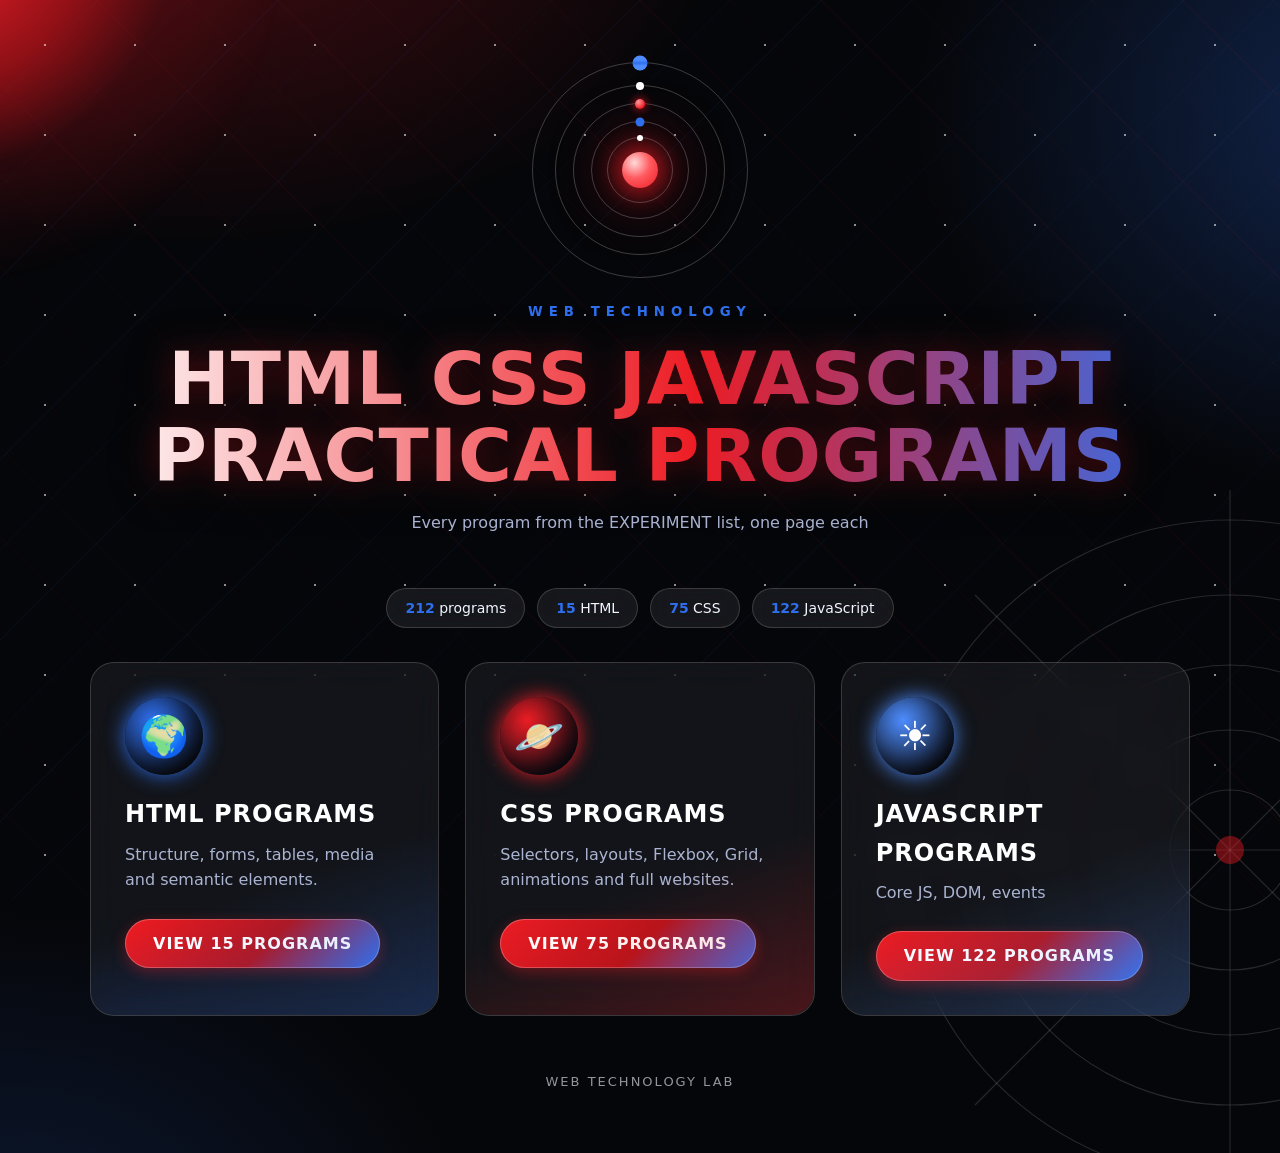
<file: index.html>
<!doctype html>
<html lang="en">
  <head>
    <meta charset="UTF-8" />
    <meta name="viewport" content="width=device-width, initial-scale=1" />
    <title>HTML CSS JavaScript Practical Programs</title>
    <link rel="stylesheet" href="assets/home.css" />
  </head>
  <body class="hub">
    <main>
      <div class="hero home-hero">
        <div class="solar" aria-hidden="true">
          <span class="sun"></span>
          <span class="orbit o1"><i></i></span>
          <span class="orbit o2"><i></i></span>
          <span class="orbit o3"><i></i></span>
          <span class="orbit o4"><i></i></span>
          <span class="orbit o5"><i></i></span>
        </div>
        <small>WEB TECHNOLOGY</small>
        <h1>HTML CSS JavaScript<br />Practical Programs</h1>
        <p>Every program from the EXPERIMENT list, one page each</p>
      </div>
      <div class="stats">
        <span><b>212</b> programs</span><span><b>15</b> HTML</span
        ><span><b>75</b> CSS</span><span><b>122</b> JavaScript</span
        >
      </div>
      <div class="cards">
        <div class="card" style="--c: #2f6fed">
          <div class="ic">&#127757;</div>
          <h2>HTML Programs</h2>
          <p>Structure, forms, tables, media and semantic elements.</p>
          <a class="go" href="html/index.html">View 15 Programs</a>
        </div>
        <div class="card" style="--c: #ed1c24">
          <div class="ic">&#129680;</div>
          <h2>CSS Programs</h2>
          <p>
            Selectors, layouts, Flexbox, Grid, animations and full websites.
          </p>
          <a class="go" href="css/index.html">View 75 Programs</a>
        </div>
        <div class="card" style="--c: #4d8dff">
          <div class="ic">&#9728;&#65039;</div>
          <h2>JavaScript Programs</h2>
          <p>Core JS, DOM, events</p>
          <a class="go" href="javascript/index.html">View 122 Programs</a>
        </div>
      </div>
      <footer>Web Technology Lab</footer>
    </main>
  </body>
</html>
</file>
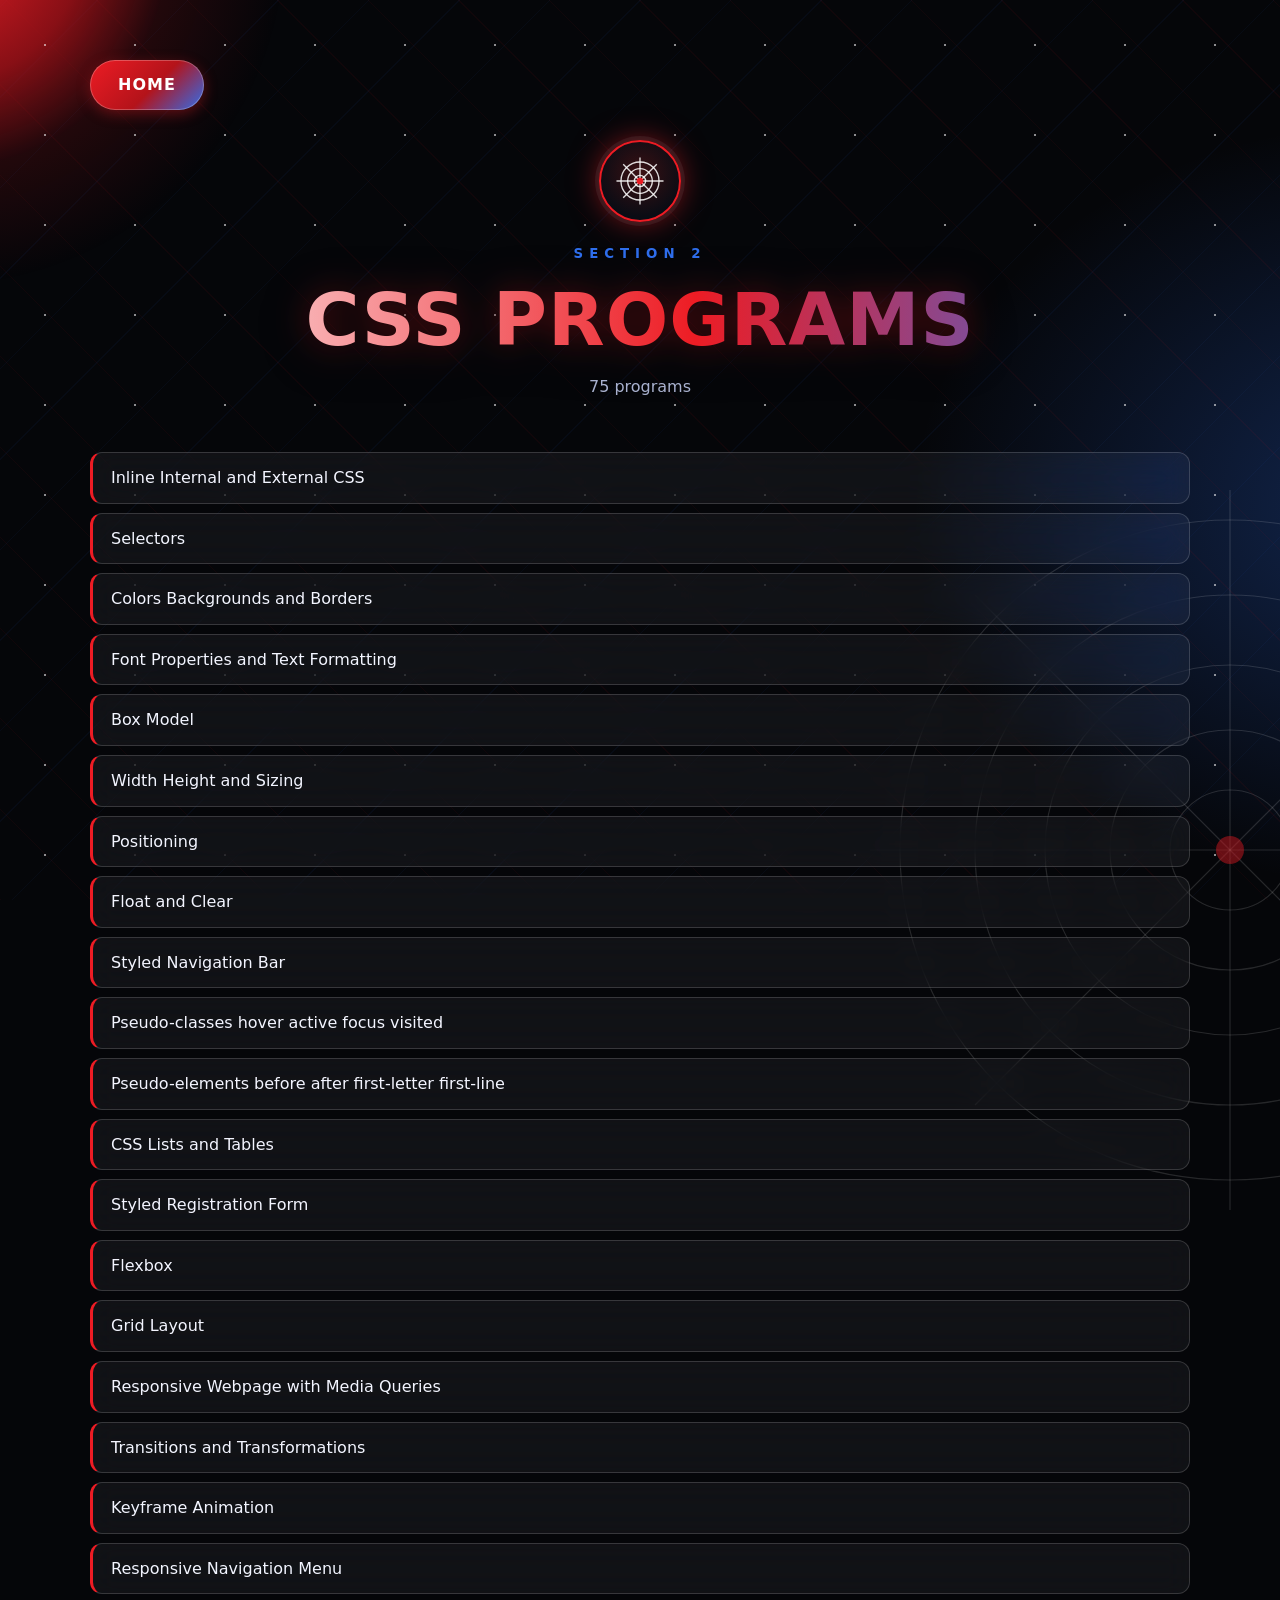
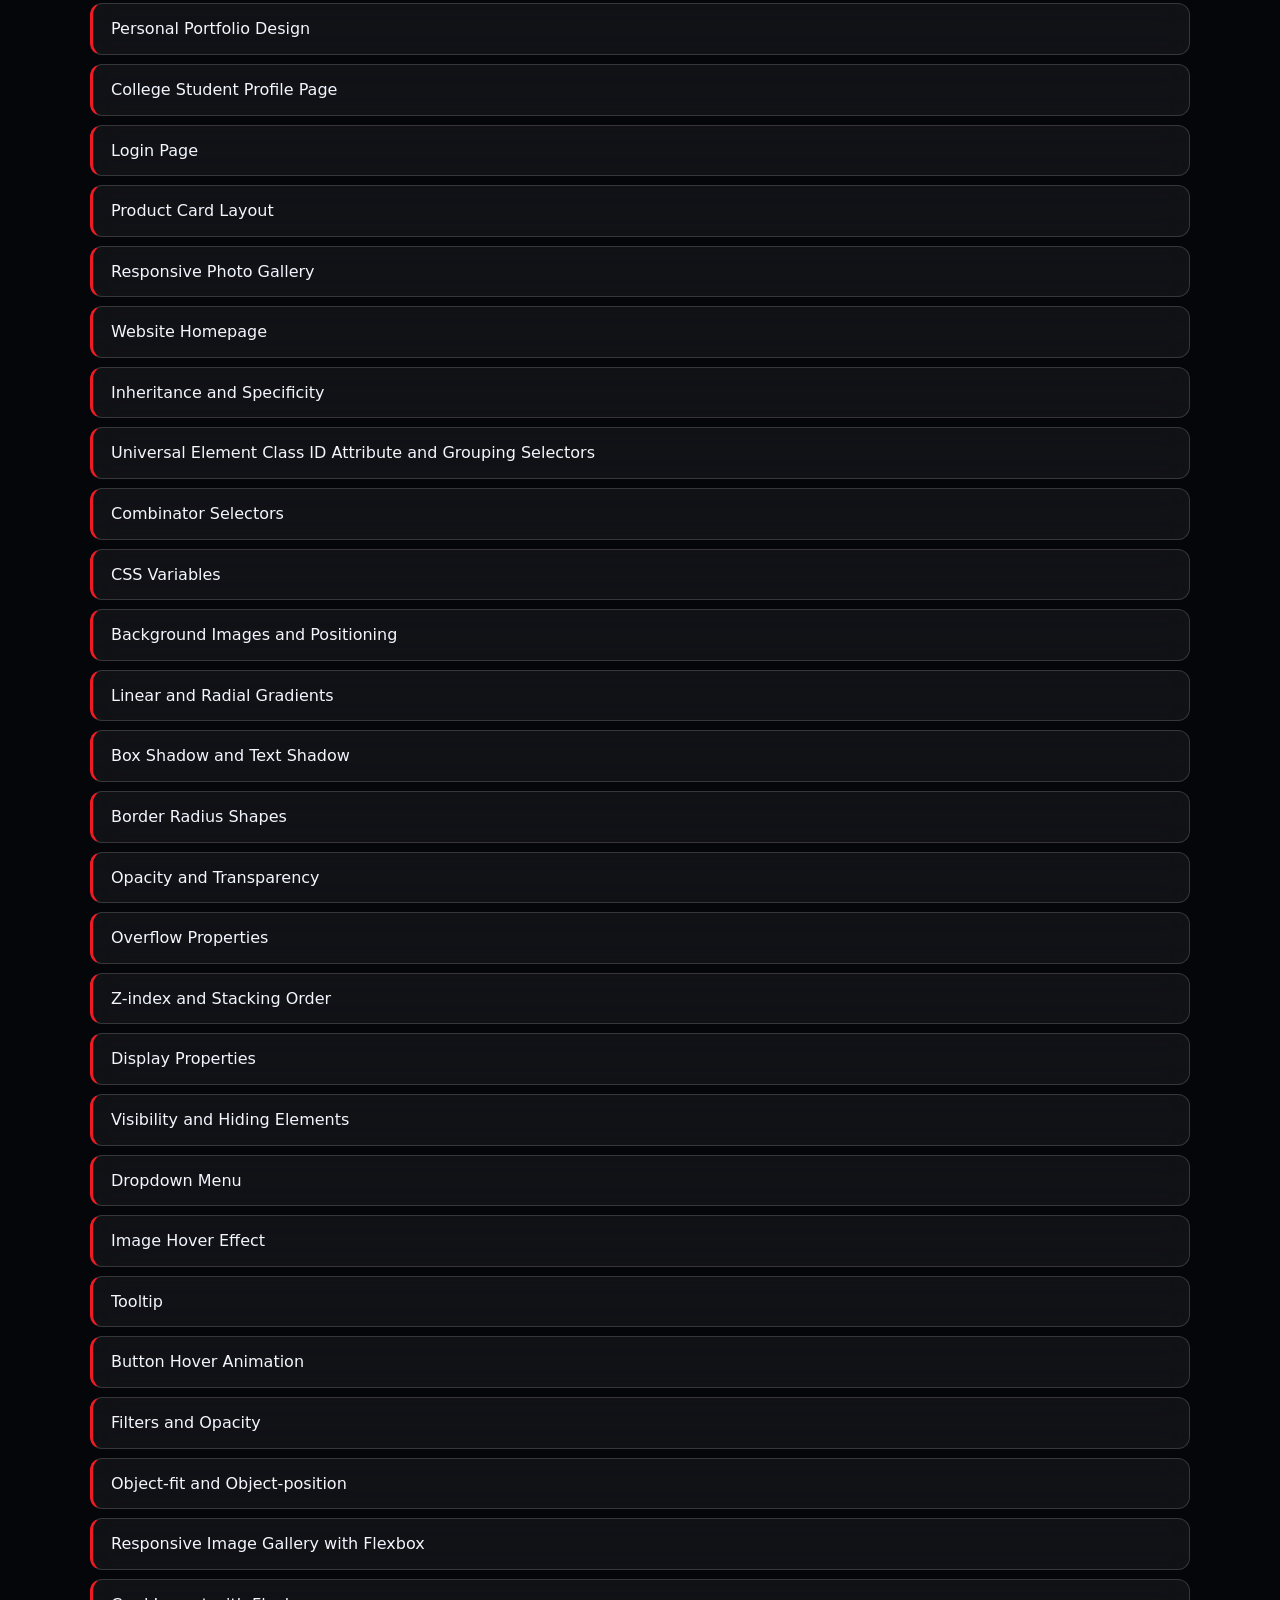
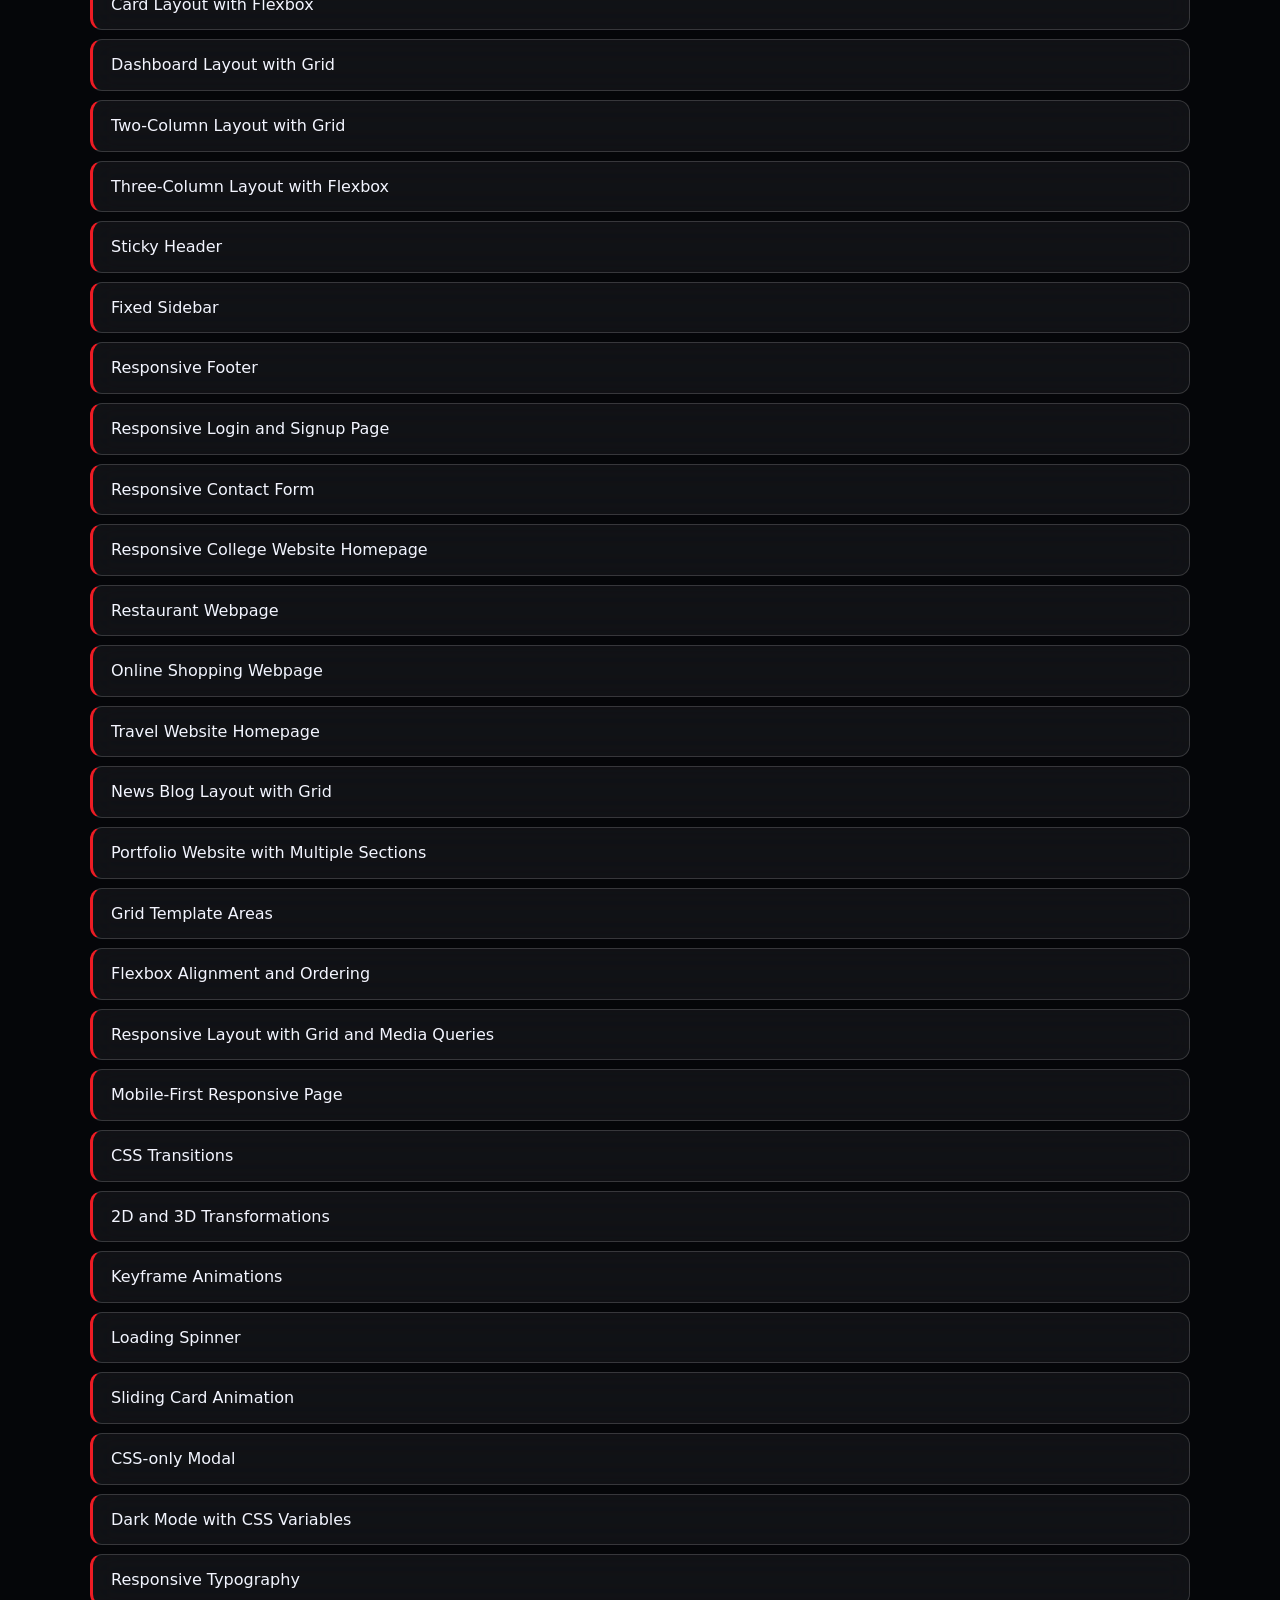
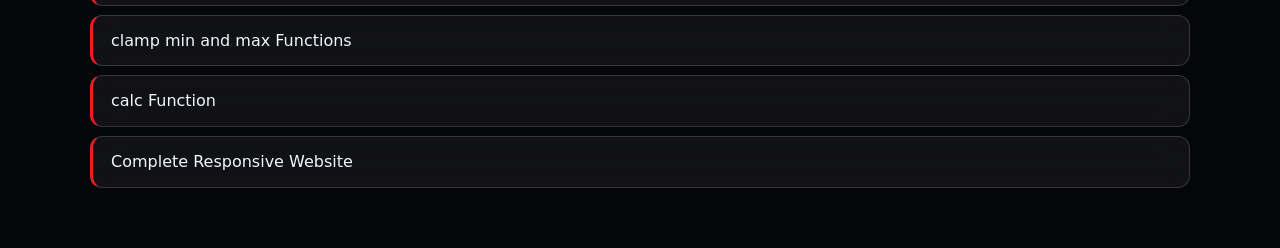
<file: css/index.html>
<!doctype html>
<html lang="en">
  <head>
    <meta charset="UTF-8" />
    <meta name="viewport" content="width=device-width, initial-scale=1" />
    <title>CSS Programs</title>
    <link rel="stylesheet" href="../assets/home.css" />
  </head>
  <body class="hub">
    <main class="list">
      <div class="top"><a class="go" href="../index.html">Home</a></div>
      <div class="hero">
        <small>Section 2</small>
        <h1>CSS Programs</h1>
        <p>75 programs</p>
      </div>
      <ol>
        <li>
          <a href="css-01-inline-internal-and-external-css.html"
            >Inline Internal and External CSS</a
          >
        </li>
        <li><a href="css-02-selectors.html">Selectors</a></li>
        <li>
          <a href="css-03-colors-backgrounds-and-borders.html"
            >Colors Backgrounds and Borders</a
          >
        </li>
        <li>
          <a href="css-04-font-properties-and-text-formatting.html"
            >Font Properties and Text Formatting</a
          >
        </li>
        <li><a href="css-05-box-model.html">Box Model</a></li>
        <li>
          <a href="css-06-width-height-and-sizing.html"
            >Width Height and Sizing</a
          >
        </li>
        <li><a href="css-07-positioning.html">Positioning</a></li>
        <li><a href="css-08-float-and-clear.html">Float and Clear</a></li>
        <li>
          <a href="css-09-styled-navigation-bar.html">Styled Navigation Bar</a>
        </li>
        <li>
          <a href="css-10-pseudo-classes-hover-active-focus-visited.html"
            >Pseudo-classes hover active focus visited</a
          >
        </li>
        <li>
          <a
            href="css-11-pseudo-elements-before-after-first-letter-first-line.html"
            >Pseudo-elements before after first-letter first-line</a
          >
        </li>
        <li>
          <a href="css-12-css-lists-and-tables.html">CSS Lists and Tables</a>
        </li>
        <li>
          <a href="css-13-styled-registration-form.html"
            >Styled Registration Form</a
          >
        </li>
        <li><a href="css-14-flexbox.html">Flexbox</a></li>
        <li><a href="css-15-grid-layout.html">Grid Layout</a></li>
        <li>
          <a href="css-16-responsive-webpage-with-media-queries.html"
            >Responsive Webpage with Media Queries</a
          >
        </li>
        <li>
          <a href="css-17-transitions-and-transformations.html"
            >Transitions and Transformations</a
          >
        </li>
        <li><a href="css-18-keyframe-animation.html">Keyframe Animation</a></li>
        <li>
          <a href="css-19-responsive-navigation-menu.html"
            >Responsive Navigation Menu</a
          >
        </li>
        <li>
          <a href="css-20-personal-portfolio-design.html"
            >Personal Portfolio Design</a
          >
        </li>
        <li>
          <a href="css-21-college-student-profile-page.html"
            >College Student Profile Page</a
          >
        </li>
        <li><a href="css-22-login-page.html">Login Page</a></li>
        <li>
          <a href="css-23-product-card-layout.html">Product Card Layout</a>
        </li>
        <li>
          <a href="css-24-responsive-photo-gallery.html"
            >Responsive Photo Gallery</a
          >
        </li>
        <li><a href="css-25-website-homepage.html">Website Homepage</a></li>
        <li>
          <a href="css-26-inheritance-and-specificity.html"
            >Inheritance and Specificity</a
          >
        </li>
        <li>
          <a
            href="css-27-universal-element-class-id-attribute-and-grouping-selectors.html"
            >Universal Element Class ID Attribute and Grouping Selectors</a
          >
        </li>
        <li>
          <a href="css-28-combinator-selectors.html">Combinator Selectors</a>
        </li>
        <li><a href="css-29-css-variables.html">CSS Variables</a></li>
        <li>
          <a href="css-30-background-images-and-positioning.html"
            >Background Images and Positioning</a
          >
        </li>
        <li>
          <a href="css-31-linear-and-radial-gradients.html"
            >Linear and Radial Gradients</a
          >
        </li>
        <li>
          <a href="css-32-box-shadow-and-text-shadow.html"
            >Box Shadow and Text Shadow</a
          >
        </li>
        <li>
          <a href="css-33-border-radius-shapes.html">Border Radius Shapes</a>
        </li>
        <li>
          <a href="css-34-opacity-and-transparency.html"
            >Opacity and Transparency</a
          >
        </li>
        <li>
          <a href="css-35-overflow-properties.html">Overflow Properties</a>
        </li>
        <li>
          <a href="css-36-z-index-and-stacking-order.html"
            >Z-index and Stacking Order</a
          >
        </li>
        <li><a href="css-37-display-properties.html">Display Properties</a></li>
        <li>
          <a href="css-38-visibility-and-hiding-elements.html"
            >Visibility and Hiding Elements</a
          >
        </li>
        <li><a href="css-39-dropdown-menu.html">Dropdown Menu</a></li>
        <li><a href="css-40-image-hover-effect.html">Image Hover Effect</a></li>
        <li><a href="css-41-tooltip.html">Tooltip</a></li>
        <li>
          <a href="css-42-button-hover-animation.html"
            >Button Hover Animation</a
          >
        </li>
        <li>
          <a href="css-43-filters-and-opacity.html">Filters and Opacity</a>
        </li>
        <li>
          <a href="css-44-object-fit-and-object-position.html"
            >Object-fit and Object-position</a
          >
        </li>
        <li>
          <a href="css-45-responsive-image-gallery-with-flexbox.html"
            >Responsive Image Gallery with Flexbox</a
          >
        </li>
        <li>
          <a href="css-46-card-layout-with-flexbox.html"
            >Card Layout with Flexbox</a
          >
        </li>
        <li>
          <a href="css-47-dashboard-layout-with-grid.html"
            >Dashboard Layout with Grid</a
          >
        </li>
        <li>
          <a href="css-48-two-column-layout-with-grid.html"
            >Two-Column Layout with Grid</a
          >
        </li>
        <li>
          <a href="css-49-three-column-layout-with-flexbox.html"
            >Three-Column Layout with Flexbox</a
          >
        </li>
        <li><a href="css-50-sticky-header.html">Sticky Header</a></li>
        <li><a href="css-51-fixed-sidebar.html">Fixed Sidebar</a></li>
        <li><a href="css-52-responsive-footer.html">Responsive Footer</a></li>
        <li>
          <a href="css-53-responsive-login-and-signup-page.html"
            >Responsive Login and Signup Page</a
          >
        </li>
        <li>
          <a href="css-54-responsive-contact-form.html"
            >Responsive Contact Form</a
          >
        </li>
        <li>
          <a href="css-55-responsive-college-website-homepage.html"
            >Responsive College Website Homepage</a
          >
        </li>
        <li><a href="css-56-restaurant-webpage.html">Restaurant Webpage</a></li>
        <li>
          <a href="css-57-online-shopping-webpage.html"
            >Online Shopping Webpage</a
          >
        </li>
        <li>
          <a href="css-58-travel-website-homepage.html"
            >Travel Website Homepage</a
          >
        </li>
        <li>
          <a href="css-59-news-blog-layout-with-grid.html"
            >News Blog Layout with Grid</a
          >
        </li>
        <li>
          <a href="css-60-portfolio-website-with-multiple-sections.html"
            >Portfolio Website with Multiple Sections</a
          >
        </li>
        <li>
          <a href="css-61-grid-template-areas.html">Grid Template Areas</a>
        </li>
        <li>
          <a href="css-62-flexbox-alignment-and-ordering.html"
            >Flexbox Alignment and Ordering</a
          >
        </li>
        <li>
          <a href="css-63-responsive-layout-with-grid-and-media-queries.html"
            >Responsive Layout with Grid and Media Queries</a
          >
        </li>
        <li>
          <a href="css-64-mobile-first-responsive-page.html"
            >Mobile-First Responsive Page</a
          >
        </li>
        <li><a href="css-65-css-transitions.html">CSS Transitions</a></li>
        <li>
          <a href="css-66-2d-and-3d-transformations.html"
            >2D and 3D Transformations</a
          >
        </li>
        <li>
          <a href="css-67-keyframe-animations.html">Keyframe Animations</a>
        </li>
        <li><a href="css-68-loading-spinner.html">Loading Spinner</a></li>
        <li>
          <a href="css-69-sliding-card-animation.html"
            >Sliding Card Animation</a
          >
        </li>
        <li><a href="css-70-css-only-modal.html">CSS-only Modal</a></li>
        <li>
          <a href="css-71-dark-mode-with-css-variables.html"
            >Dark Mode with CSS Variables</a
          >
        </li>
        <li>
          <a href="css-72-responsive-typography.html">Responsive Typography</a>
        </li>
        <li>
          <a href="css-73-clamp-min-and-max-functions.html"
            >clamp min and max Functions</a
          >
        </li>
        <li><a href="css-74-calc-function.html">calc Function</a></li>
        <li>
          <a href="css-75-complete-responsive-website.html"
            >Complete Responsive Website</a
          >
        </li>
      </ol>
    </main>
  </body>
</html>
</file>
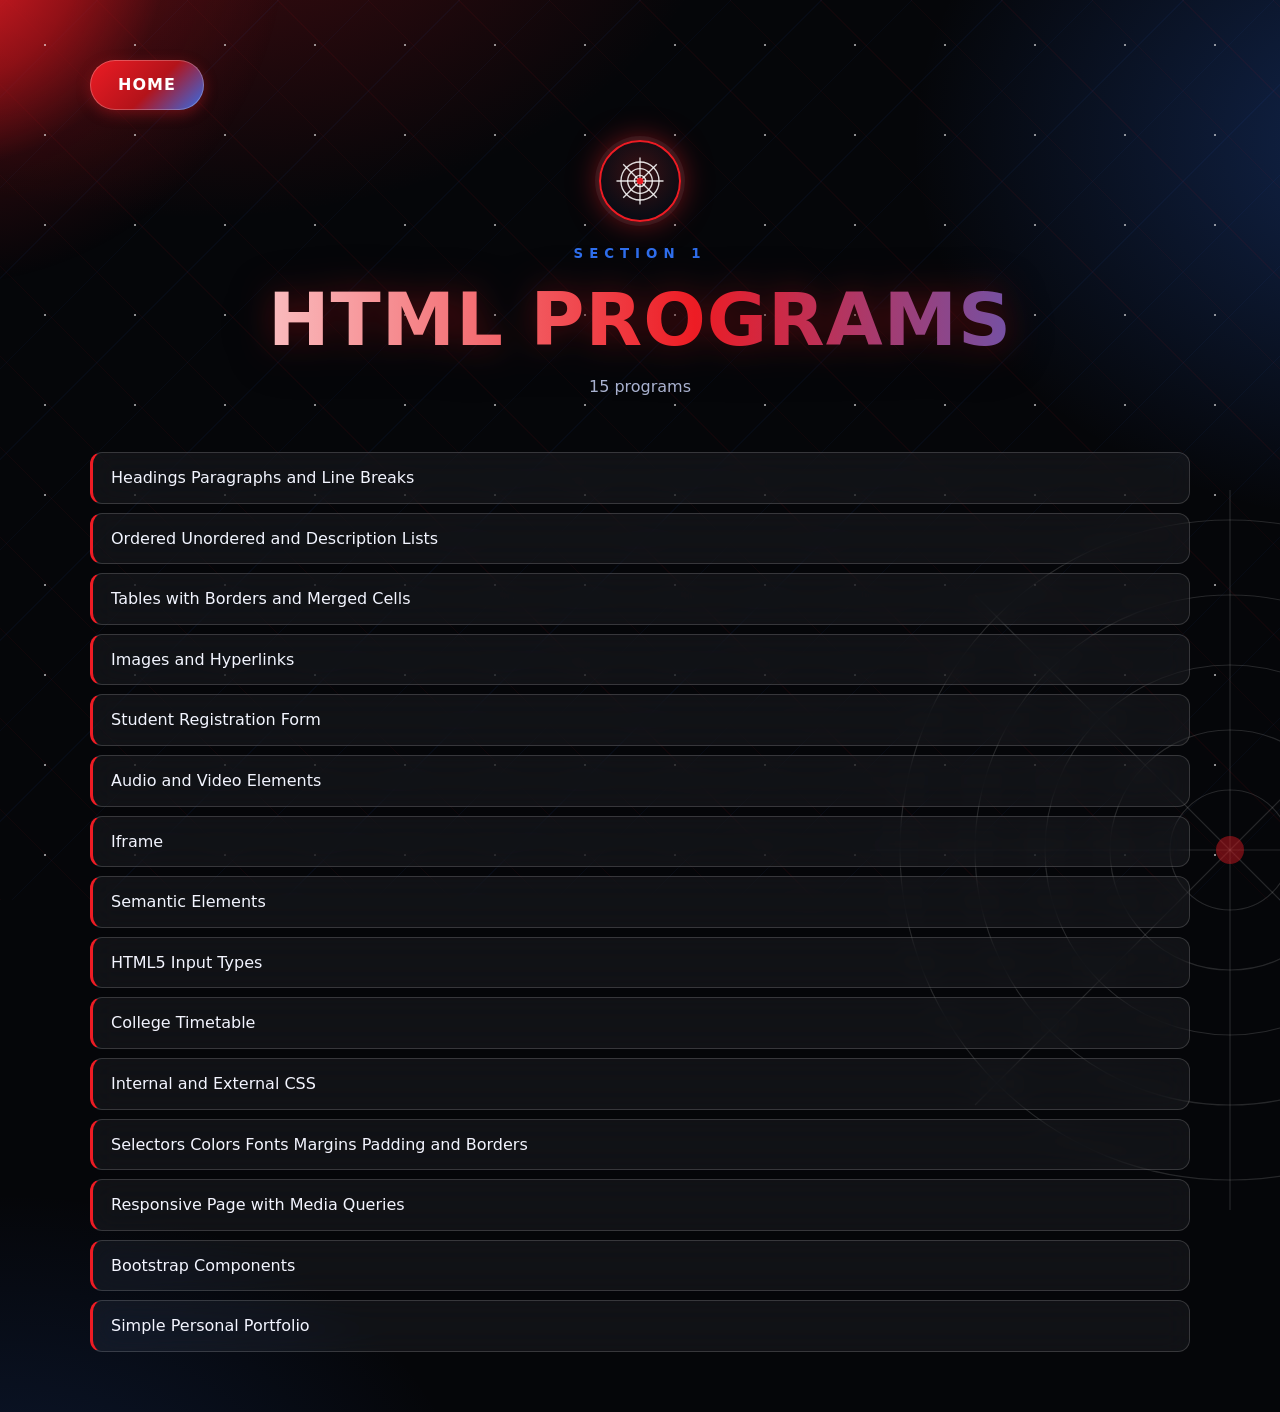
<file: html/index.html>
<!doctype html>
<html lang="en">
  <head>
    <meta charset="UTF-8" />
    <meta name="viewport" content="width=device-width, initial-scale=1" />
    <title>HTML Programs</title>
    <link rel="stylesheet" href="../assets/home.css" />
  </head>
  <body class="hub">
    <main class="list">
      <div class="top"><a class="go" href="../index.html">Home</a></div>
      <div class="hero">
        <small>Section 1</small>
        <h1>HTML Programs</h1>
        <p>15 programs</p>
      </div>
      <ol>
        <li>
          <a href="html-01-headings-paragraphs-and-line-breaks.html"
            >Headings Paragraphs and Line Breaks</a
          >
        </li>
        <li>
          <a href="html-02-ordered-unordered-and-description-lists.html"
            >Ordered Unordered and Description Lists</a
          >
        </li>
        <li>
          <a href="html-03-tables-with-borders-and-merged-cells.html"
            >Tables with Borders and Merged Cells</a
          >
        </li>
        <li>
          <a href="html-04-images-and-hyperlinks.html">Images and Hyperlinks</a>
        </li>
        <li>
          <a href="html-05-student-registration-form.html"
            >Student Registration Form</a
          >
        </li>
        <li>
          <a href="html-06-audio-and-video-elements.html"
            >Audio and Video Elements</a
          >
        </li>
        <li><a href="html-07-iframe.html">Iframe</a></li>
        <li><a href="html-08-semantic-elements.html">Semantic Elements</a></li>
        <li><a href="html-09-html5-input-types.html">HTML5 Input Types</a></li>
        <li><a href="html-10-college-timetable.html">College Timetable</a></li>
        <li>
          <a href="html-11-internal-and-external-css.html"
            >Internal and External CSS</a
          >
        </li>
        <li>
          <a
            href="html-12-selectors-colors-fonts-margins-padding-and-borders.html"
            >Selectors Colors Fonts Margins Padding and Borders</a
          >
        </li>
        <li>
          <a href="html-13-responsive-page-with-media-queries.html"
            >Responsive Page with Media Queries</a
          >
        </li>
        <li>
          <a href="html-14-bootstrap-components.html">Bootstrap Components</a>
        </li>
        <li>
          <a href="html-15-simple-personal-portfolio.html"
            >Simple Personal Portfolio</a
          >
        </li>
      </ol>
    </main>
  </body>
</html>
</file>
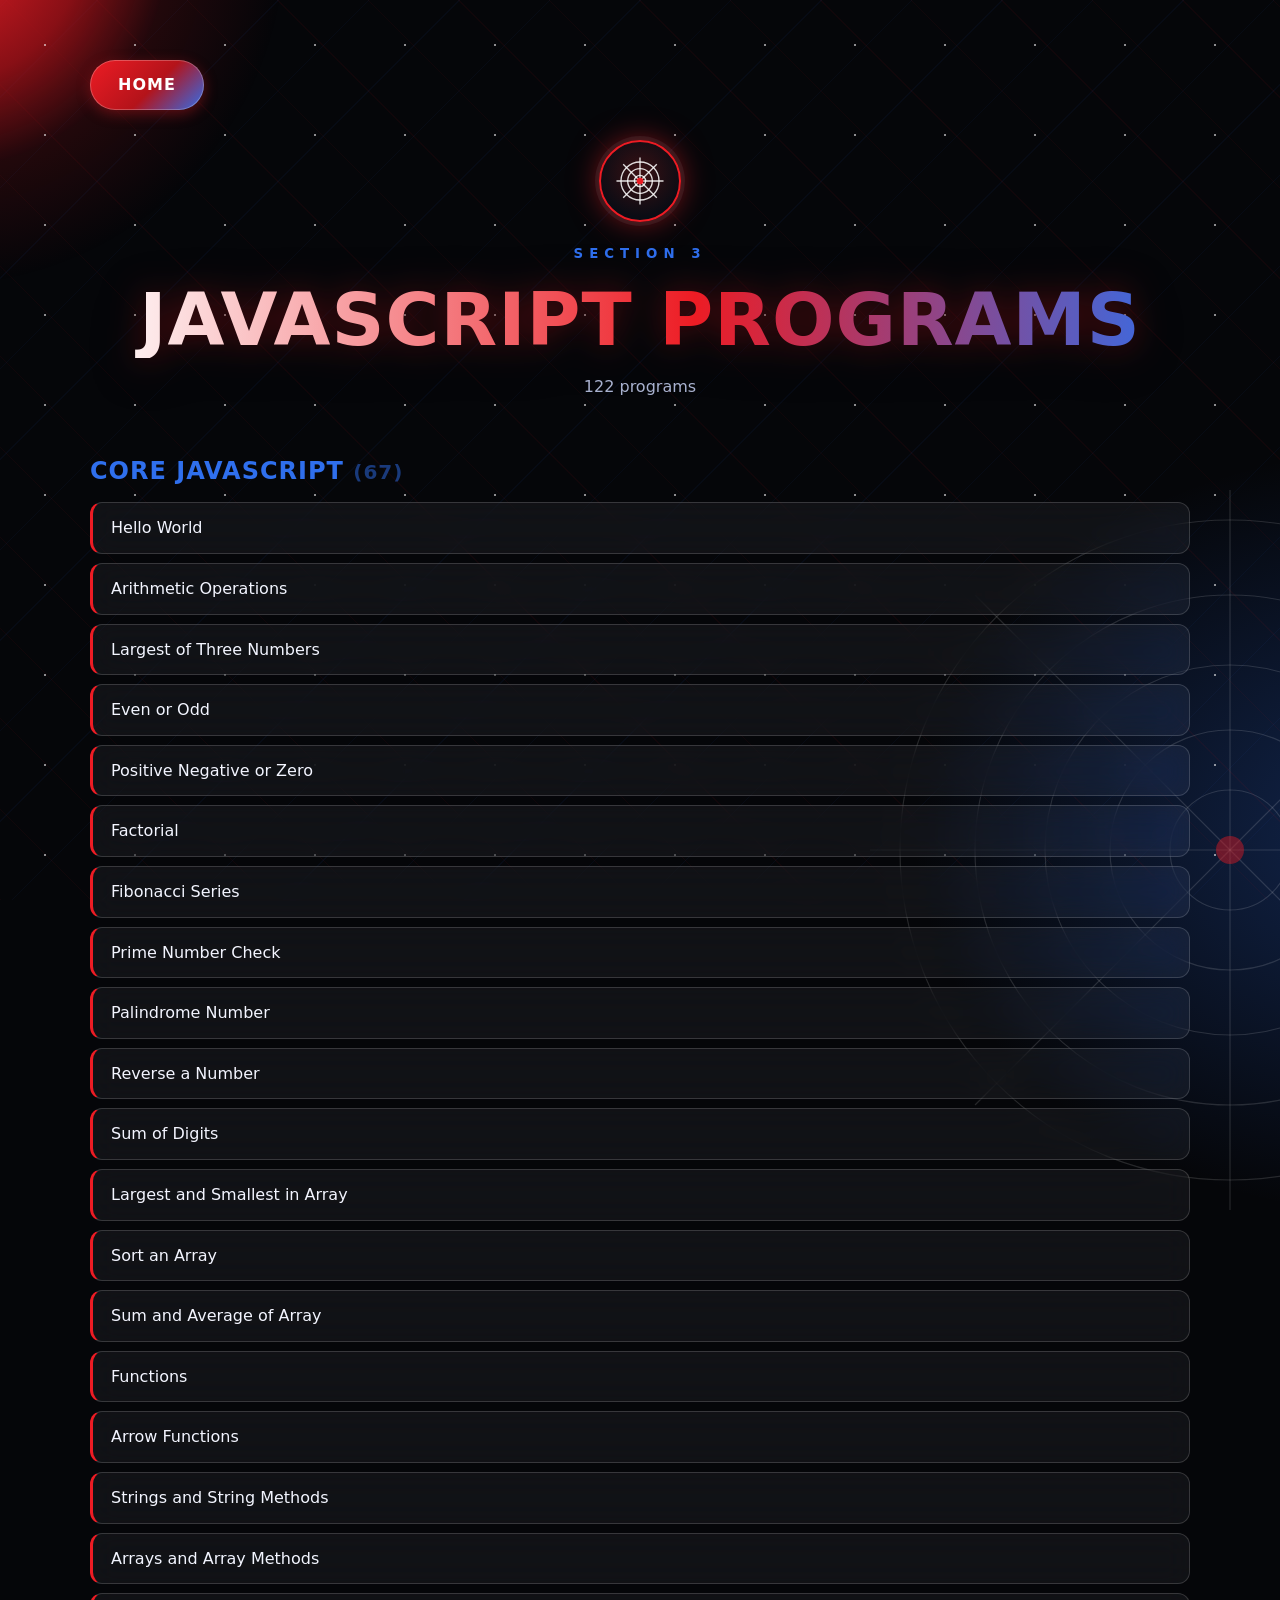
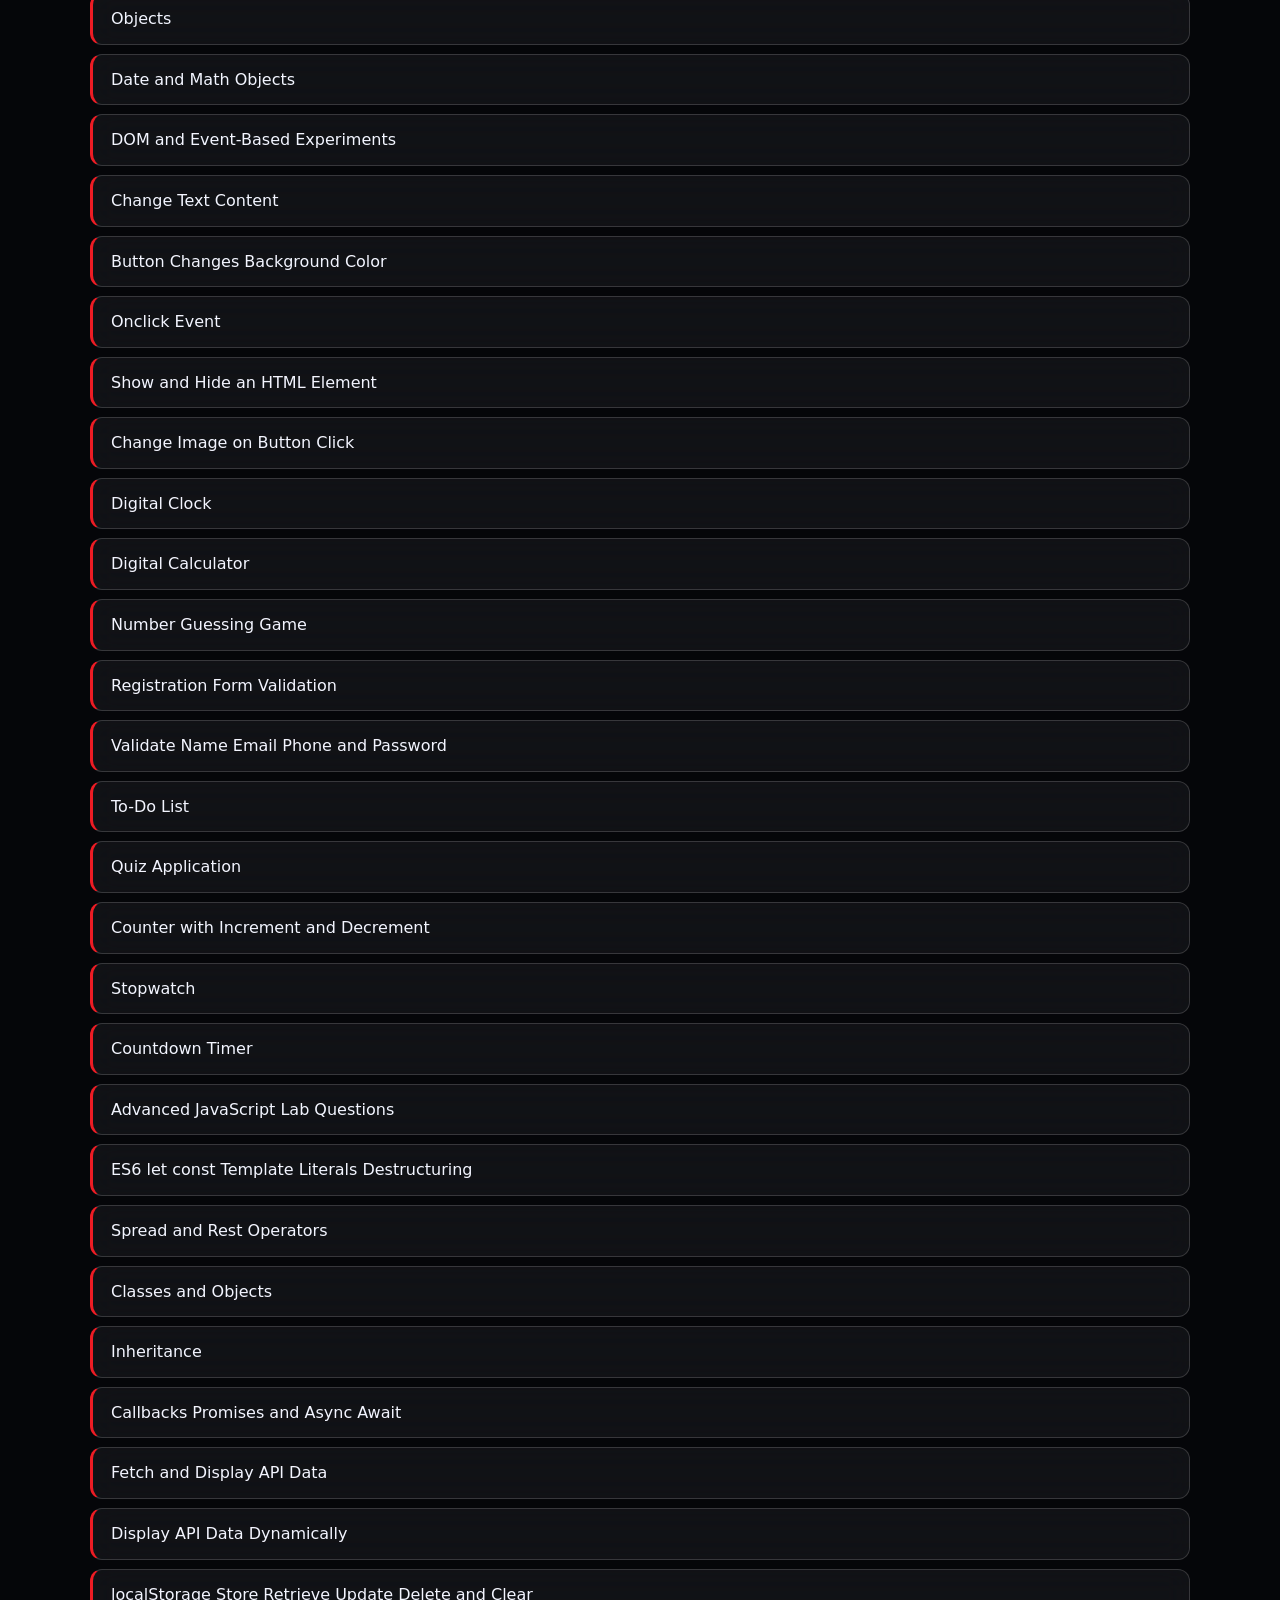
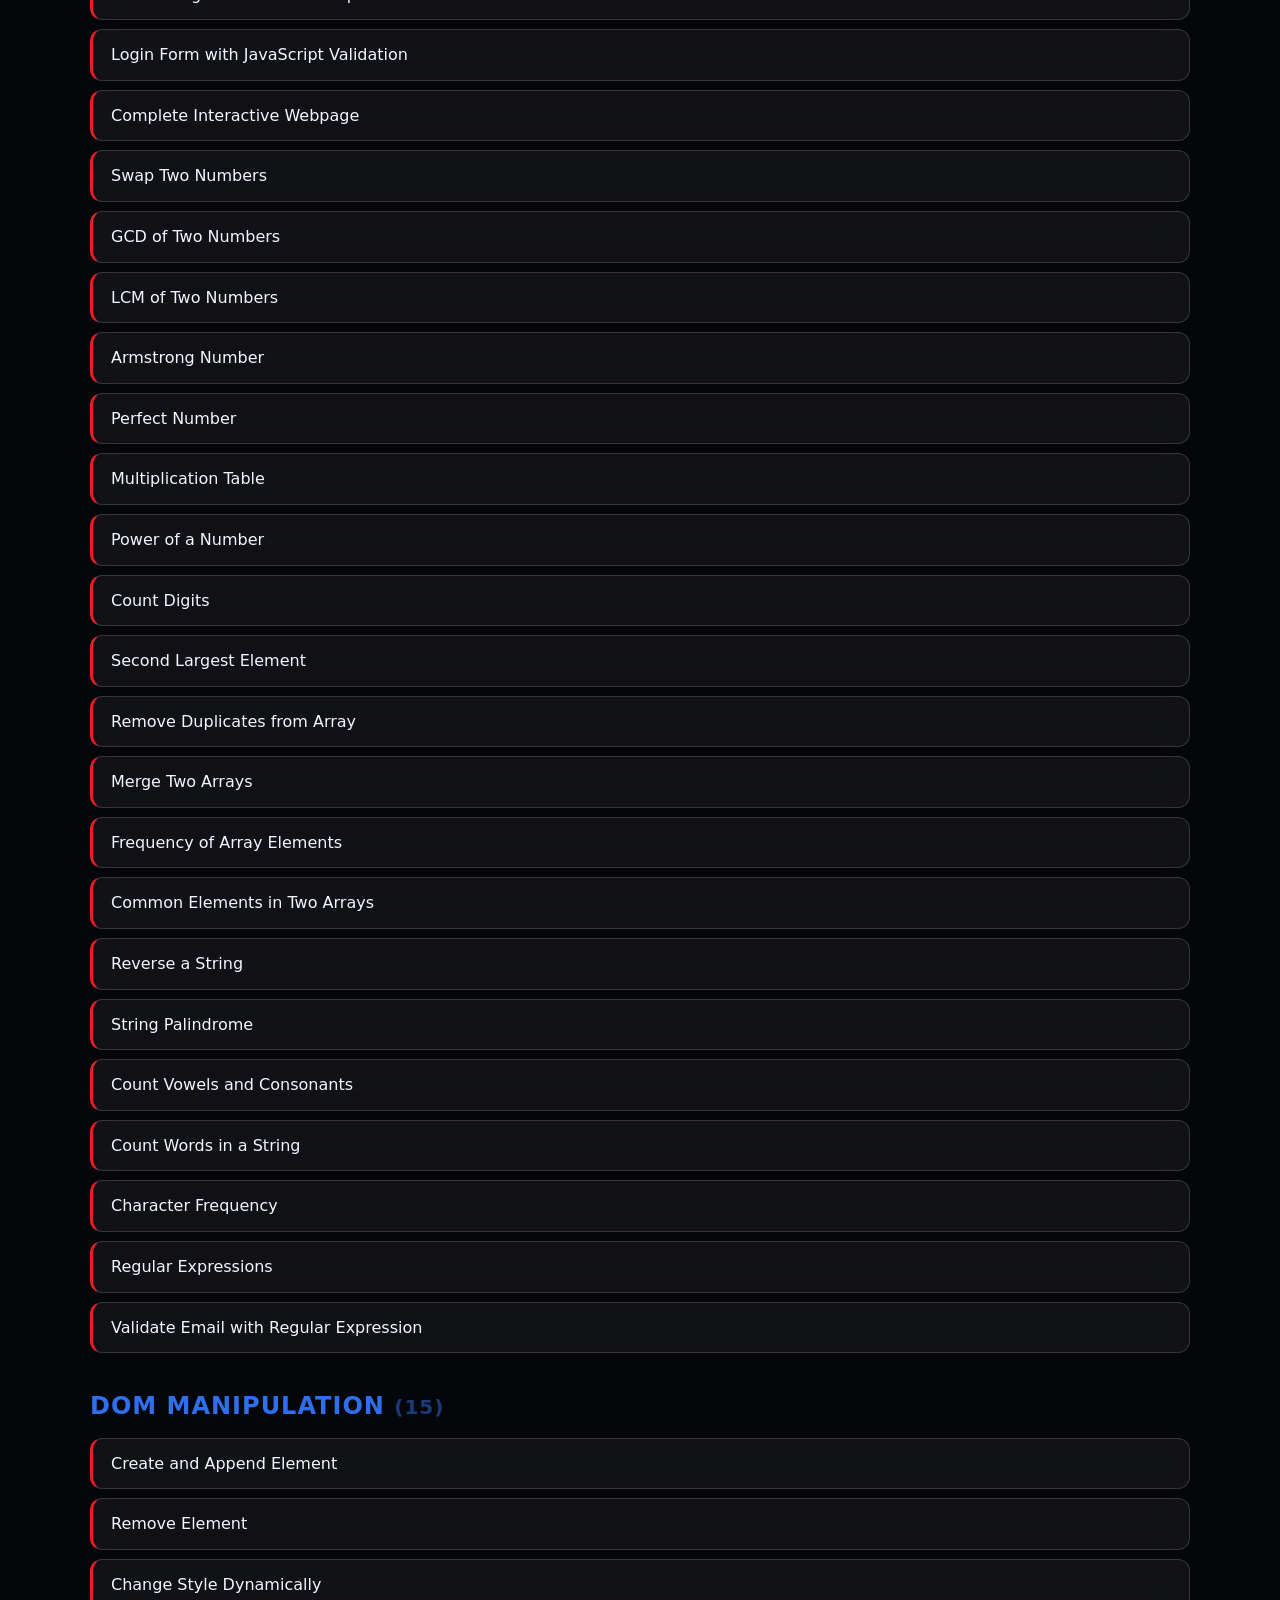
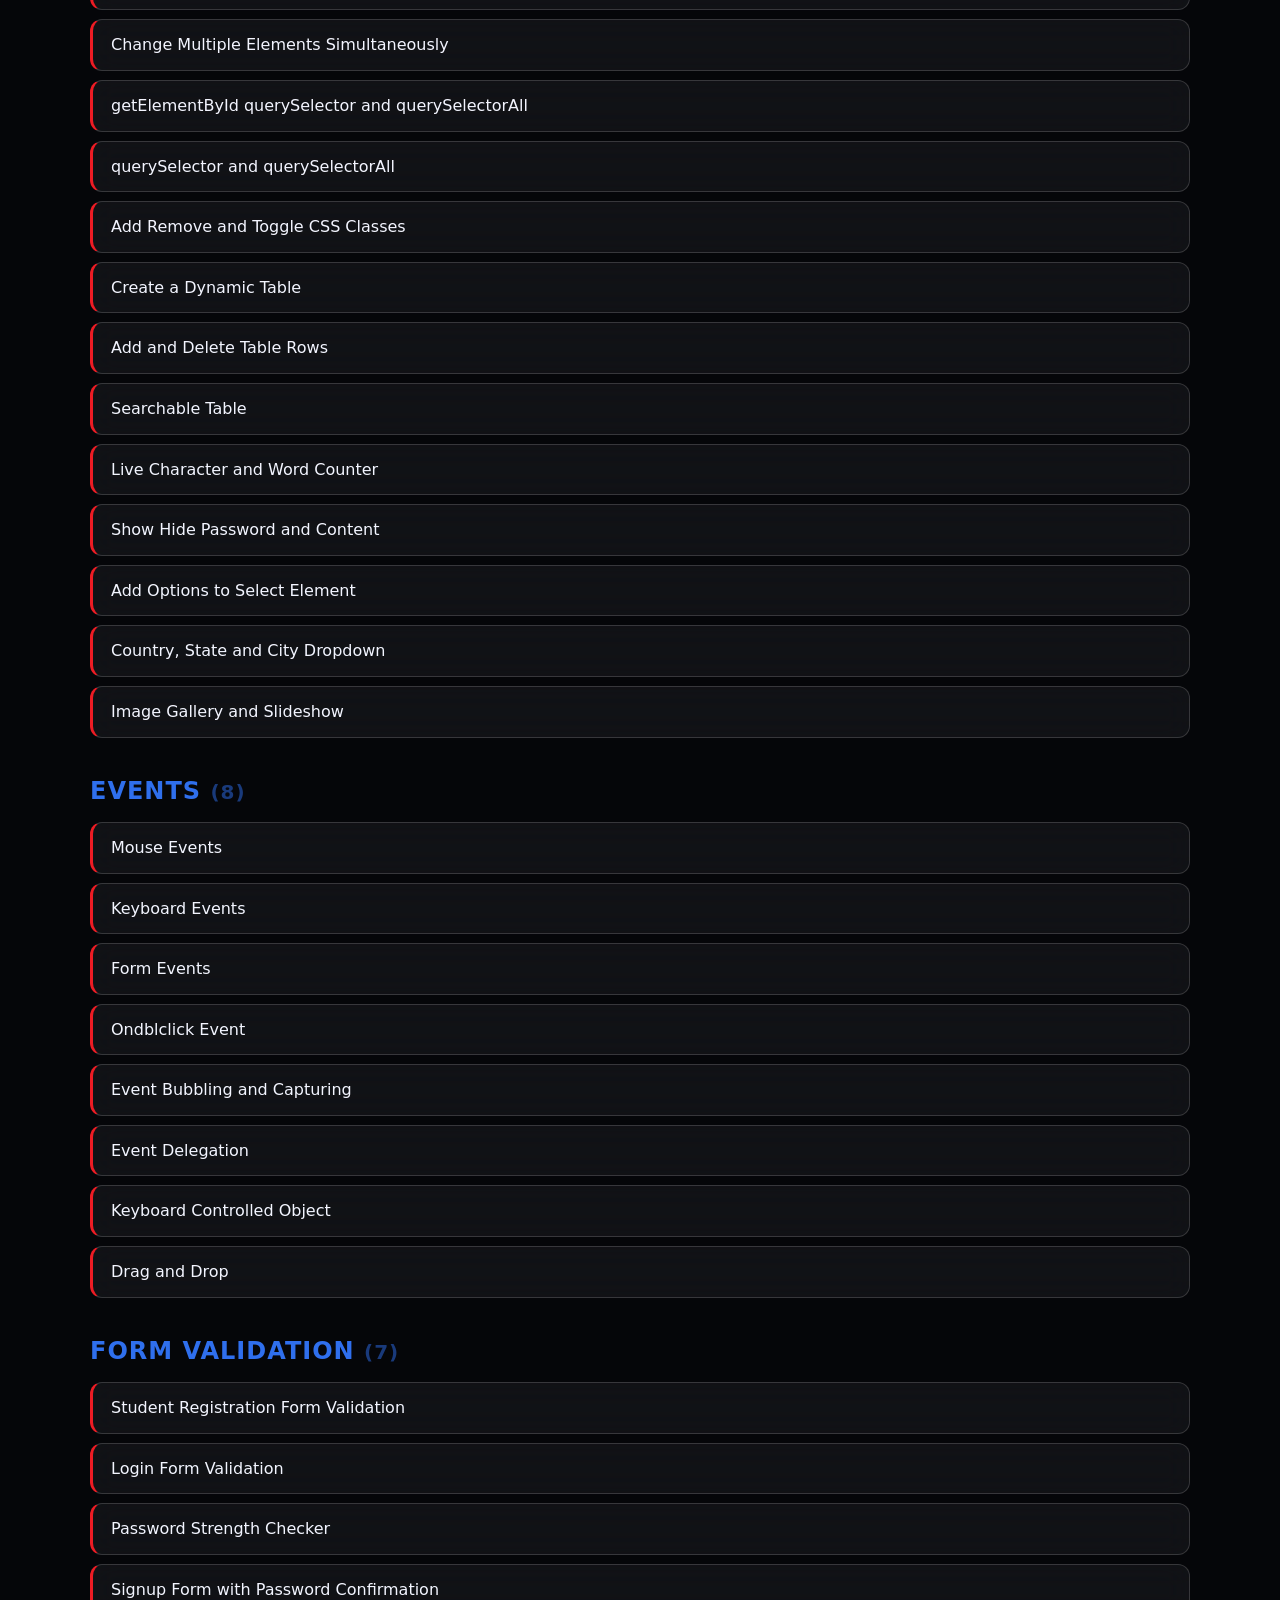
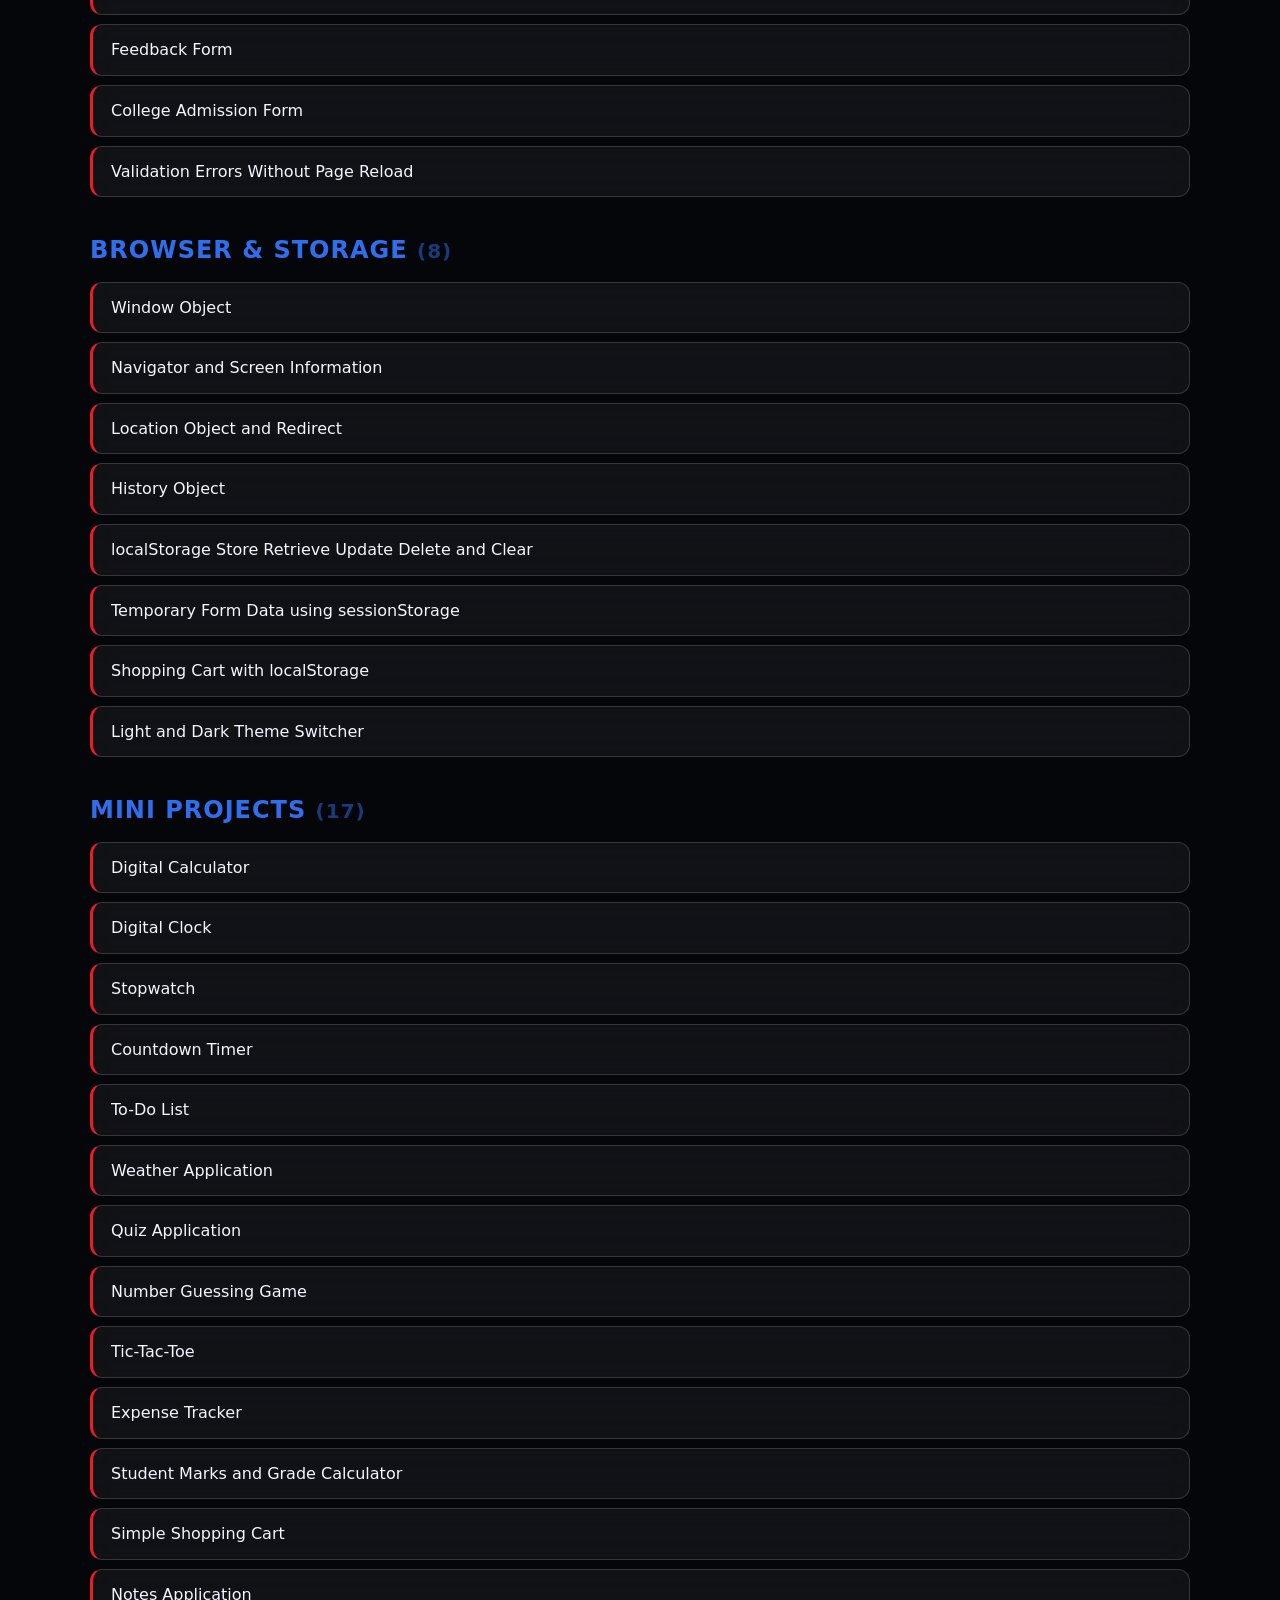
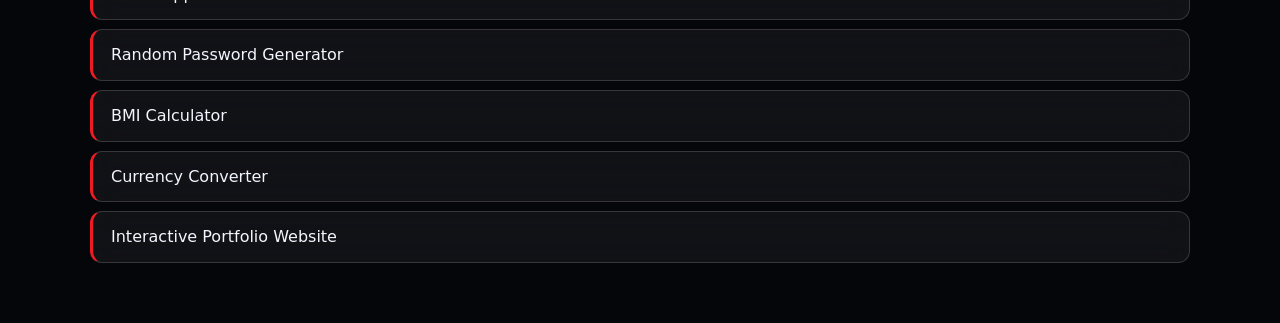
<file: javascript/index.html>
<!DOCTYPE html>
<html lang="en">
<head>
  <meta charset="UTF-8" />
  <meta name="viewport" content="width=device-width, initial-scale=1" />
  <title>JavaScript Programs</title>
  <link rel="stylesheet" href="../assets/home.css" />
</head>
<body class="hub">
  <main class="list">
    <div class="top">
      <a class="go" href="../index.html">Home</a>
    </div>
    <div class="hero">
      <small>Section 3</small>
      <h1>JavaScript Programs</h1>
      <p>122 programs</p>
    </div>
    <h2>Core JavaScript <small style="opacity:.5">(67)</small></h2>
    <ol>
        <li><a href="js-01-hello-world.html">Hello World</a></li>
        <li><a href="js-02-arithmetic-operations.html">Arithmetic Operations</a></li>
        <li><a href="js-03-largest-of-three-numbers.html">Largest of Three Numbers</a></li>
        <li><a href="js-04-even-or-odd.html">Even or Odd</a></li>
        <li><a href="js-05-positive-negative-or-zero.html">Positive Negative or Zero</a></li>
        <li><a href="js-06-factorial.html">Factorial</a></li>
        <li><a href="js-07-fibonacci-series.html">Fibonacci Series</a></li>
        <li><a href="js-08-prime-number-check.html">Prime Number Check</a></li>
        <li><a href="js-09-palindrome-number.html">Palindrome Number</a></li>
        <li><a href="js-10-reverse-a-number.html">Reverse a Number</a></li>
        <li><a href="js-11-sum-of-digits.html">Sum of Digits</a></li>
        <li><a href="js-12-largest-and-smallest-in-array.html">Largest and Smallest in Array</a></li>
        <li><a href="js-13-sort-an-array.html">Sort an Array</a></li>
        <li><a href="js-14-sum-and-average-of-array.html">Sum and Average of Array</a></li>
        <li><a href="js-15-functions.html">Functions</a></li>
        <li><a href="js-16-arrow-functions.html">Arrow Functions</a></li>
        <li><a href="js-17-strings-and-string-methods.html">Strings and String Methods</a></li>
        <li><a href="js-18-arrays-and-array-methods.html">Arrays and Array Methods</a></li>
        <li><a href="js-19-objects.html">Objects</a></li>
        <li><a href="js-20-date-and-math-objects.html">Date and Math Objects</a></li>
        <li><a href="js-21-dom-and-event-based-experiments.html">DOM and Event-Based Experiments</a></li>
        <li><a href="js-22-change-text-content.html">Change Text Content</a></li>
        <li><a href="js-23-button-changes-background-color.html">Button Changes Background Color</a></li>
        <li><a href="js-24-onclick-event.html">Onclick Event</a></li>
        <li><a href="js-25-show-and-hide-an-html-element.html">Show and Hide an HTML Element</a></li>
        <li><a href="js-26-change-image-on-button-click.html">Change Image on Button Click</a></li>
        <li><a href="js-27-digital-clock.html">Digital Clock</a></li>
        <li><a href="js-28-digital-calculator.html">Digital Calculator</a></li>
        <li><a href="js-29-number-guessing-game.html">Number Guessing Game</a></li>
        <li><a href="js-30-registration-form-validation.html">Registration Form Validation</a></li>
        <li><a href="js-31-validate-name-email-phone-and-password.html">Validate Name Email Phone and Password</a></li>
        <li><a href="js-32-todo-list.html">To-Do List</a></li>
        <li><a href="js-33-quiz-application.html">Quiz Application</a></li>
        <li><a href="js-34-counter-with-increment-and-decrement.html">Counter with Increment and Decrement</a></li>
        <li><a href="js-35-stopwatch.html">Stopwatch</a></li>
        <li><a href="js-36-countdown-timer.html">Countdown Timer</a></li>
        <li><a href="js-37-advanced-javascript-lab-questions.html">Advanced JavaScript Lab Questions</a></li>
        <li><a href="js-38-es6-let-const-template-literals-destructuring.html">ES6 let const Template Literals Destructuring</a></li>
        <li><a href="js-39-spread-and-rest-operators.html">Spread and Rest Operators</a></li>
        <li><a href="js-40-classes-and-objects.html">Classes and Objects</a></li>
        <li><a href="js-41-inheritance.html">Inheritance</a></li>
        <li><a href="js-42-callbacks-promises-and-async-await.html">Callbacks Promises and Async Await</a></li>
        <li><a href="js-43-fetch-and-display-api-data.html">Fetch and Display API Data</a></li>
        <li><a href="js-44-display-api-data-dynamically.html">Display API Data Dynamically</a></li>
        <li><a href="js-45-localstorage-store-retrieve-update-delete-and-clear.html">localStorage Store Retrieve Update Delete and Clear</a></li>
        <li><a href="js-46-login-form-with-javascript-validation.html">Login Form with JavaScript Validation</a></li>
        <li><a href="js-47-complete-interactive-webpage.html">Complete Interactive Webpage</a></li>
        <li><a href="js-48-swap-two-numbers.html">Swap Two Numbers</a></li>
        <li><a href="js-49-gcd-of-two-numbers.html">GCD of Two Numbers</a></li>
        <li><a href="js-50-lcm-of-two-numbers.html">LCM of Two Numbers</a></li>
        <li><a href="js-51-armstrong-number.html">Armstrong Number</a></li>
        <li><a href="js-52-perfect-number.html">Perfect Number</a></li>
        <li><a href="js-53-multiplication-table.html">Multiplication Table</a></li>
        <li><a href="js-54-power-of-a-number.html">Power of a Number</a></li>
        <li><a href="js-55-count-digits.html">Count Digits</a></li>
        <li><a href="js-56-second-largest-element.html">Second Largest Element</a></li>
        <li><a href="js-57-remove-duplicates-from-array.html">Remove Duplicates from Array</a></li>
        <li><a href="js-58-merge-two-arrays.html">Merge Two Arrays</a></li>
        <li><a href="js-59-frequency-of-array-elements.html">Frequency of Array Elements</a></li>
        <li><a href="js-60-common-elements-in-two-arrays.html">Common Elements in Two Arrays</a></li>
        <li><a href="js-61-reverse-a-string.html">Reverse a String</a></li>
        <li><a href="js-62-string-palindrome.html">String Palindrome</a></li>
        <li><a href="js-63-count-vowels-and-consonants.html">Count Vowels and Consonants</a></li>
        <li><a href="js-64-count-words-in-a-string.html">Count Words in a String</a></li>
        <li><a href="js-65-character-frequency.html">Character Frequency</a></li>
        <li><a href="js-66-regular-expressions.html">Regular Expressions</a></li>
        <li><a href="js-67-validate-email-with-regular-expression.html">Validate Email with Regular Expression</a></li>
    </ol>
    <h2>DOM Manipulation <small style="opacity:.5">(15)</small></h2>
    <ol>
        <li><a href="dom-01-create-and-append-element.html">Create and Append Element</a></li>
        <li><a href="dom-02-remove-element.html">Remove Element</a></li>
        <li><a href="dom-03-change-style-dynamically.html">Change Style Dynamically</a></li>
        <li><a href="dom-04-change-multiple-elements-simultaneously.html">Change Multiple Elements Simultaneously</a></li>
        <li><a href="dom-05-getelementbyid-queryselector-and-queryselectorall.html">getElementById querySelector and querySelectorAll</a></li>
        <li><a href="dom-06-queryselector-and-queryselectorall.html">querySelector and querySelectorAll</a></li>
        <li><a href="dom-07-add-remove-and-toggle-css-classes.html">Add Remove and Toggle CSS Classes</a></li>
        <li><a href="dom-08-create-a-dynamic-table.html">Create a Dynamic Table</a></li>
        <li><a href="dom-09-dynamic-table.html">Add and Delete Table Rows</a></li>
        <li><a href="dom-10-search-filter-table.html">Searchable Table</a></li>
        <li><a href="dom-11-live-character-and-word-counter.html">Live Character and Word Counter</a></li>
        <li><a href="dom-12-show-hide-password-and-content.html">Show Hide Password and Content</a></li>
        <li><a href="dom-13-add-options-to-select-element.html">Add Options to Select Element</a></li>
        <li><a href="dom-14-dependent-dropdown.html">Country, State and City Dropdown</a></li>
        <li><a href="dom-15-image-gallery-and-slideshow.html">Image Gallery and Slideshow</a></li>
    </ol>
    <h2>Events <small style="opacity:.5">(8)</small></h2>
    <ol>
        <li><a href="evt-01-mouse-events.html">Mouse Events</a></li>
        <li><a href="evt-02-keyboard-events.html">Keyboard Events</a></li>
        <li><a href="evt-03-form-events.html">Form Events</a></li>
        <li><a href="evt-04-ondblclick-event.html">Ondblclick Event</a></li>
        <li><a href="evt-05-event-bubbling-and-capturing.html">Event Bubbling and Capturing</a></li>
        <li><a href="evt-06-event-delegation.html">Event Delegation</a></li>
        <li><a href="evt-07-keyboard-controlled-object.html">Keyboard Controlled Object</a></li>
        <li><a href="evt-08-drag-and-drop.html">Drag and Drop</a></li>
    </ol>
    <h2>Form Validation <small style="opacity:.5">(7)</small></h2>
    <ol>
        <li><a href="frm-01-student-registration-form-validation.html">Student Registration Form Validation</a></li>
        <li><a href="frm-02-login-form-validation.html">Login Form Validation</a></li>
        <li><a href="frm-03-password-strength-checker.html">Password Strength Checker</a></li>
        <li><a href="frm-04-signup-form-with-password-confirmation.html">Signup Form with Password Confirmation</a></li>
        <li><a href="frm-05-feedback-form.html">Feedback Form</a></li>
        <li><a href="frm-06-college-admission-form.html">College Admission Form</a></li>
        <li><a href="frm-07-validation-errors-without-page-reload.html">Validation Errors Without Page Reload</a></li>
    </ol>
    <h2>Browser & Storage <small style="opacity:.5">(8)</small></h2>
    <ol>
        <li><a href="brs-01-window-object.html">Window Object</a></li>
        <li><a href="brs-02-navigator-object.html">Navigator and Screen Information</a></li>
        <li><a href="brs-03-location-object-and-redirect.html">Location Object and Redirect</a></li>
        <li><a href="brs-04-history-object.html">History Object</a></li>
        <li><a href="brs-05-localstorage-store-retrieve-update-delete-and-clear.html">localStorage Store Retrieve Update Delete and Clear</a></li>
        <li><a href="brs-06-temporary-form-data-using-sessionstorage.html">Temporary Form Data using sessionStorage</a></li>
        <li><a href="brs-07-shopping-cart.html">Shopping Cart with localStorage</a></li>
        <li><a href="brs-08-theme-switcher.html">Light and Dark Theme Switcher</a></li>
    </ol>
    <h2>Mini Projects <small style="opacity:.5">(17)</small></h2>
    <ol>
        <li><a href="mini-01-digital-calculator.html">Digital Calculator</a></li>
        <li><a href="mini-02-digital-clock.html">Digital Clock</a></li>
        <li><a href="mini-03-stopwatch.html">Stopwatch</a></li>
        <li><a href="mini-04-countdown-timer.html">Countdown Timer</a></li>
        <li><a href="mini-05-todo-list.html">To-Do List</a></li>
        <li><a href="mini-06-weather-application.html">Weather Application</a></li>
        <li><a href="mini-07-quiz-application.html">Quiz Application</a></li>
        <li><a href="mini-08-number-guessing-game.html">Number Guessing Game</a></li>
        <li><a href="mini-09-tic-tac-toe.html">Tic-Tac-Toe</a></li>
        <li><a href="mini-10-expense-tracker.html">Expense Tracker</a></li>
        <li><a href="mini-11-student-marks-and-grade-calculator.html">Student Marks and Grade Calculator</a></li>
        <li><a href="mini-12-simple-shopping-cart.html">Simple Shopping Cart</a></li>
        <li><a href="mini-13-notes-application.html">Notes Application</a></li>
        <li><a href="mini-14-password-generator.html">Random Password Generator</a></li>
        <li><a href="mini-15-bmi-calculator.html">BMI Calculator</a></li>
        <li><a href="mini-16-currency-converter.html">Currency Converter</a></li>
        <li><a href="mini-17-interactive-portfolio-website.html">Interactive Portfolio Website</a></li>
    </ol>
  </main>
</body>
</html>
</file>
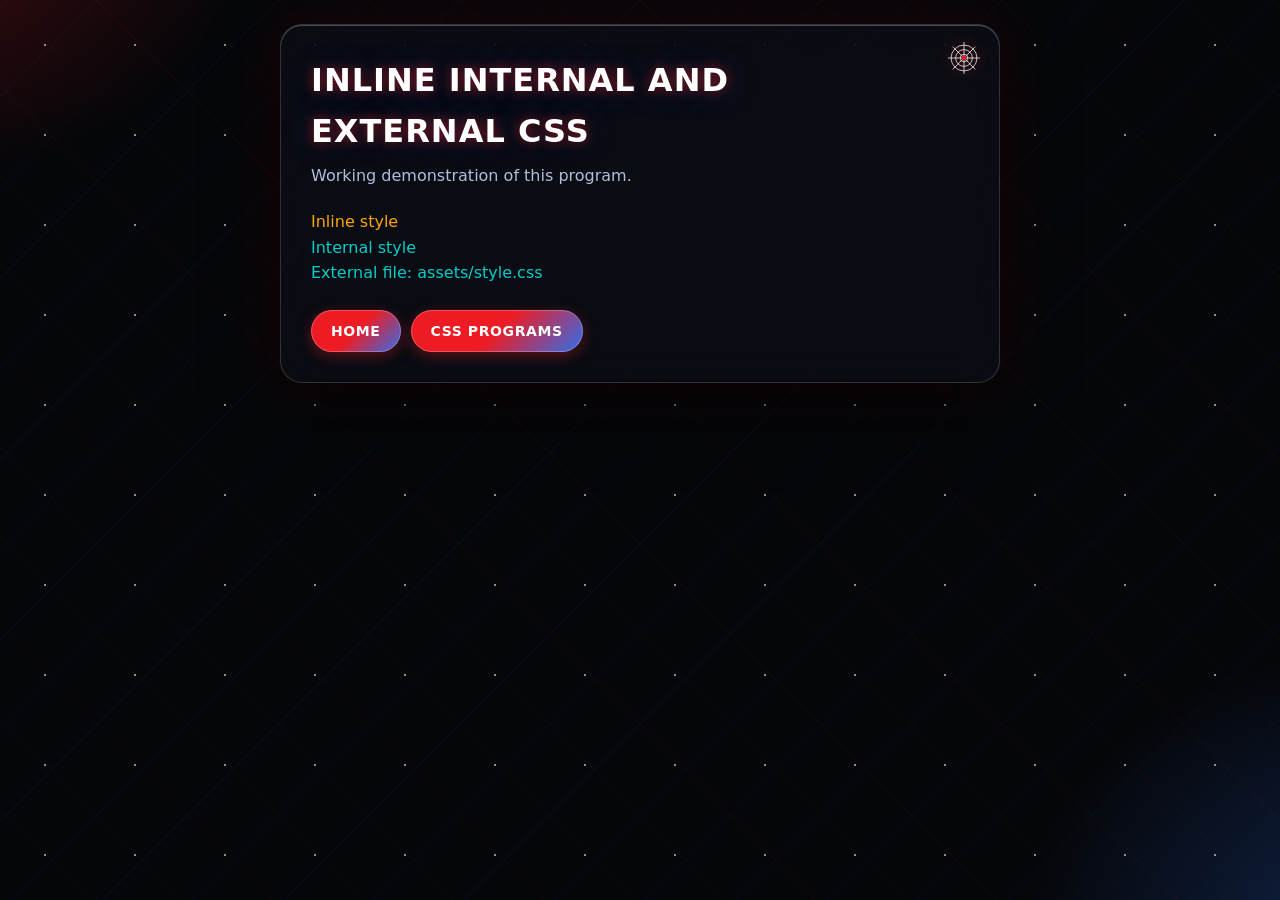
<file: css/css-01-inline-internal-and-external-css.html>
<!doctype html>
<html lang="en">
  <head>
    <meta charset="UTF-8" />
    <meta name="viewport" content="width=device-width, initial-scale=1" />
    <title>Inline Internal and External CSS</title>
    <link rel="stylesheet" href="../assets/style.css" />
    <style>
      p {
        color: #00cec9;
      }
    </style>
  </head>
  <body>
    <div class="wrap">
      <h1>Inline Internal and External CSS</h1>
      <p class="d">Working demonstration of this program.</p>
      <p style="color: orange">Inline style</p>
      <p>Internal style</p>
      <p>External file: assets/style.css</p>
      <nav>
        <a class="btn" href="../index.html">Home</a
        ><a class="btn" href="index.html">CSS Programs</a>
      </nav>
    </div>
  </body>
</html>
</file>
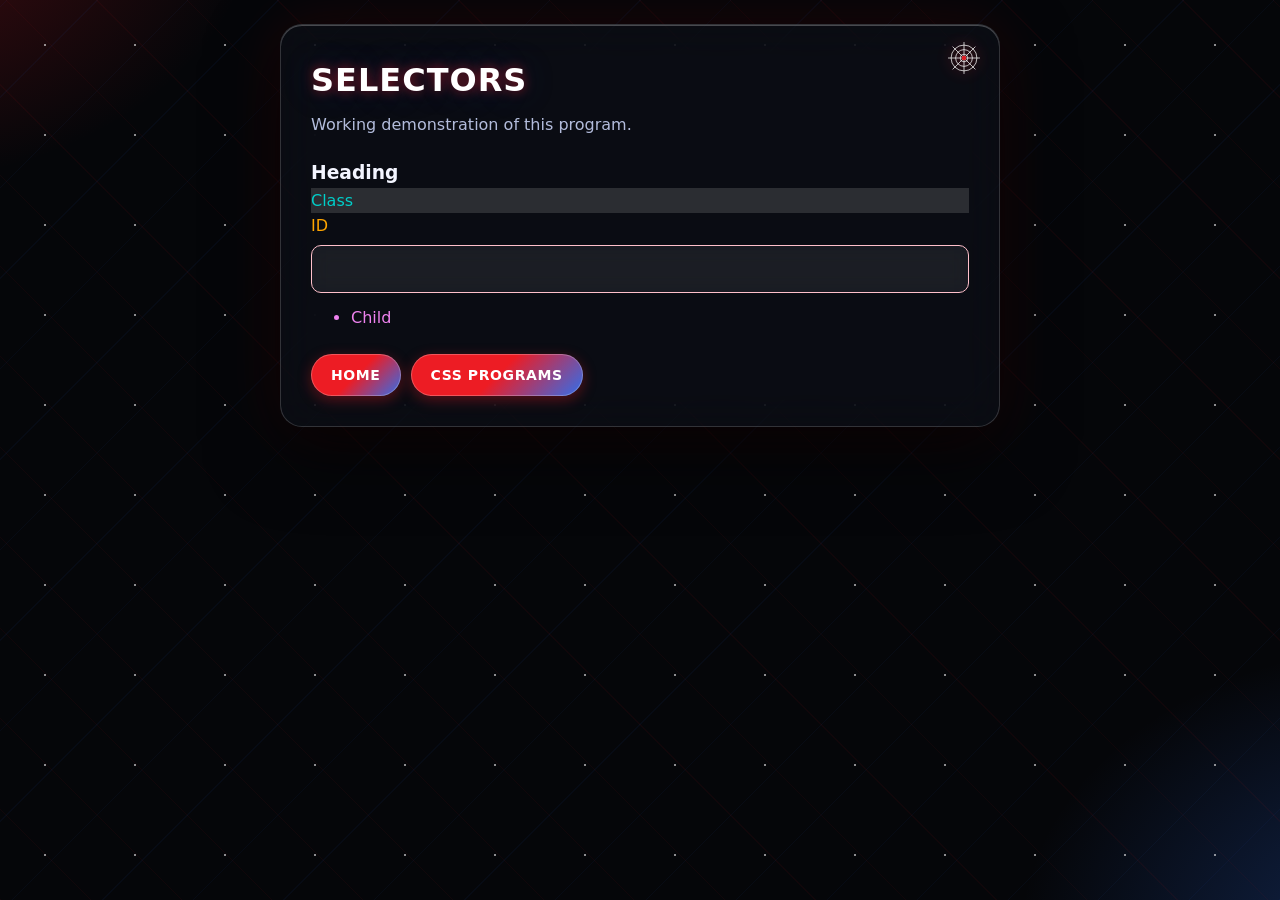
<file: css/css-02-selectors.html>
<!doctype html>
<html lang="en">
  <head>
    <meta charset="UTF-8" />
    <meta name="viewport" content="width=device-width, initial-scale=1" />
    <title>Selectors</title>
    <link rel="stylesheet" href="../assets/style.css" />
    <style>
      .k {
        color: #00cec9;
      }
      #u {
        color: orange;
      }
      input[type="text"] {
        border-color: pink;
      }
      ul > li {
        color: violet;
      }
      h3 + p {
        background: #ffffff22;
      }
    </style>
  </head>
  <body>
    <div class="wrap">
      <h1>Selectors</h1>
      <p class="d">Working demonstration of this program.</p>
      <h3>Heading</h3>
      <p class="k">Class</p>
      <p id="u">ID</p>
      <input type="text" />
      <ul>
        <li>Child</li>
      </ul>
      <nav>
        <a class="btn" href="../index.html">Home</a
        ><a class="btn" href="index.html">CSS Programs</a>
      </nav>
    </div>
  </body>
</html>
</file>
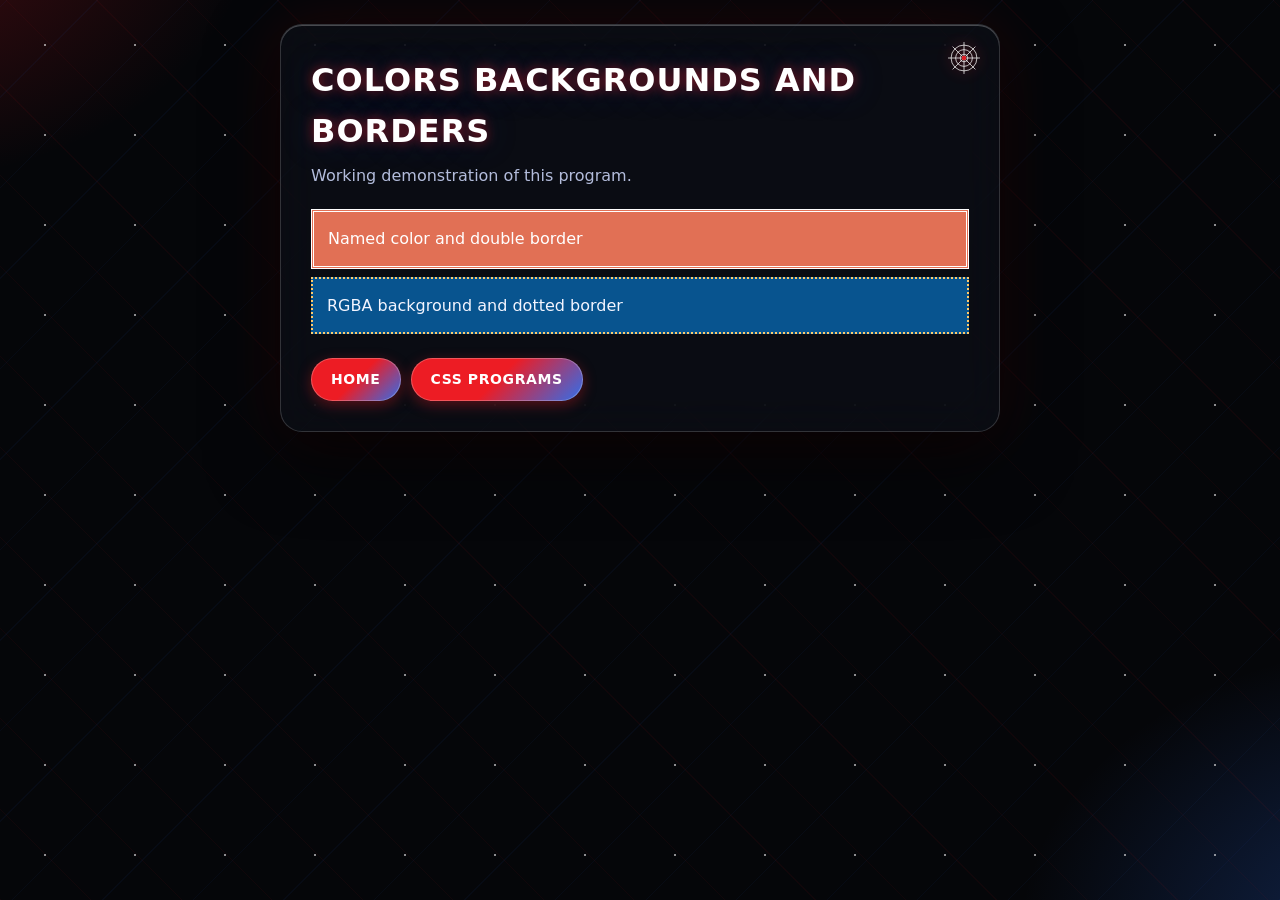
<file: css/css-03-colors-backgrounds-and-borders.html>
<!doctype html>
<html lang="en">
  <head>
    <meta charset="UTF-8" />
    <meta name="viewport" content="width=device-width, initial-scale=1" />
    <title>Colors Backgrounds and Borders</title>
    <link rel="stylesheet" href="../assets/style.css" />
    <style>
      .x {
        padding: 14px;
        margin: 8px 0;
        background: #e17055;
        border: 3px double #fff;
        color: #fff;
      }
      .y {
        background: rgba(9, 132, 227, 0.6);
        border: 2px dotted #fdcb6e;
        padding: 14px;
      }
    </style>
  </head>
  <body>
    <div class="wrap">
      <h1>Colors Backgrounds and Borders</h1>
      <p class="d">Working demonstration of this program.</p>
      <div class="x">Named color and double border</div>
      <div class="y">RGBA background and dotted border</div>
      <nav>
        <a class="btn" href="../index.html">Home</a
        ><a class="btn" href="index.html">CSS Programs</a>
      </nav>
    </div>
  </body>
</html>
</file>
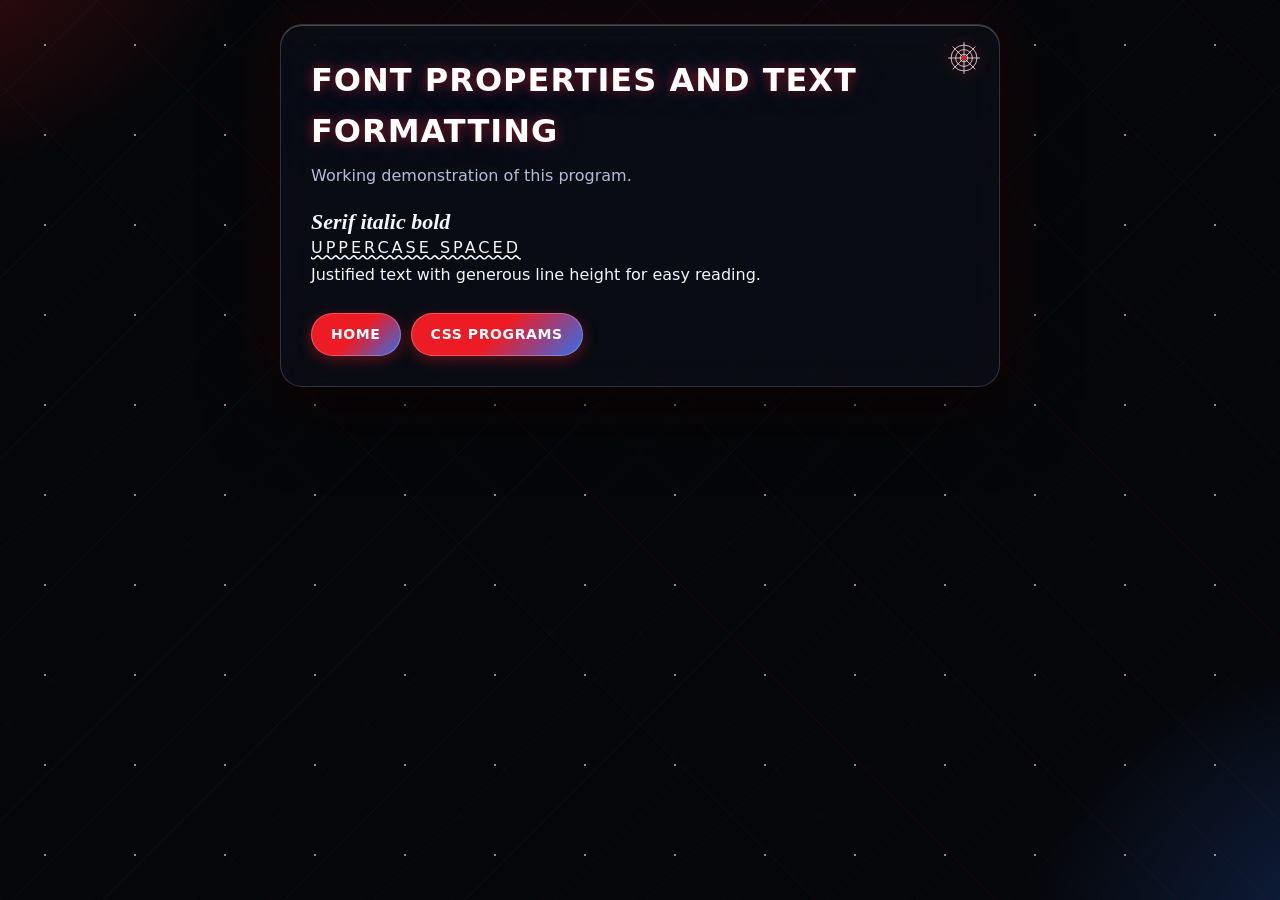
<file: css/css-04-font-properties-and-text-formatting.html>
<!doctype html>
<html lang="en">
  <head>
    <meta charset="UTF-8" />
    <meta name="viewport" content="width=device-width, initial-scale=1" />
    <title>Font Properties and Text Formatting</title>
    <link rel="stylesheet" href="../assets/style.css" />
    <style>
      .a {
        font: italic 700 22px Georgia;
      }
      .b {
        text-transform: uppercase;
        letter-spacing: 3px;
        text-decoration: underline wavy;
      }
      .c {
        text-align: justify;
        line-height: 1.8;
      }
    </style>
  </head>
  <body>
    <div class="wrap">
      <h1>Font Properties and Text Formatting</h1>
      <p class="d">Working demonstration of this program.</p>
      <p class="a">Serif italic bold</p>
      <p class="b">Uppercase spaced</p>
      <p class="c">
        Justified text with generous line height for easy reading.
      </p>
      <nav>
        <a class="btn" href="../index.html">Home</a
        ><a class="btn" href="index.html">CSS Programs</a>
      </nav>
    </div>
  </body>
</html>
</file>
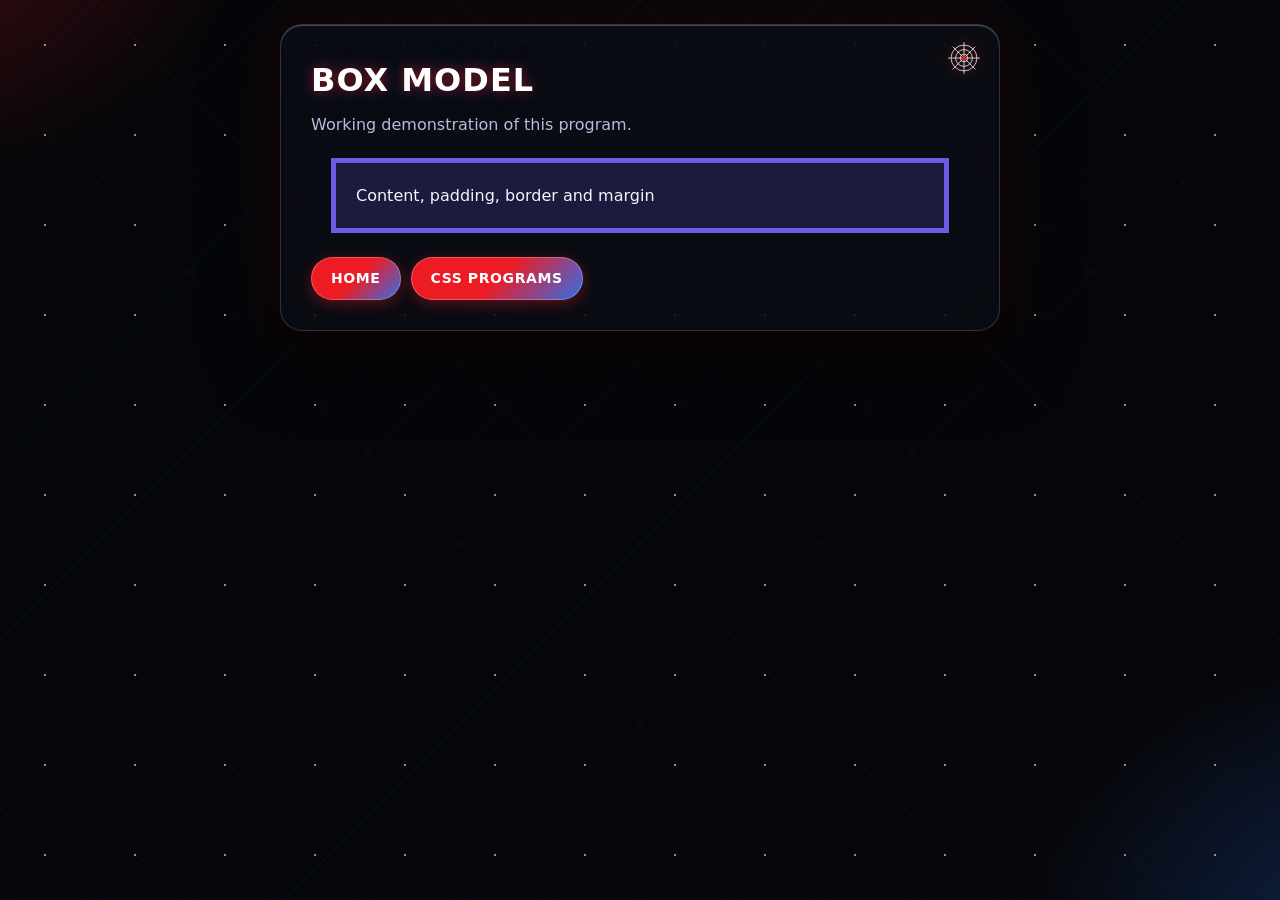
<file: css/css-05-box-model.html>
<!doctype html>
<html lang="en">
  <head>
    <meta charset="UTF-8" />
    <meta name="viewport" content="width=device-width, initial-scale=1" />
    <title>Box Model</title>
    <link rel="stylesheet" href="../assets/style.css" />
    <style>
      .b {
        margin: 20px;
        padding: 20px;
        border: 5px solid #6c5ce7;
        background: #6c5ce733;
      }
    </style>
  </head>
  <body>
    <div class="wrap">
      <h1>Box Model</h1>
      <p class="d">Working demonstration of this program.</p>
      <div class="b">Content, padding, border and margin</div>
      <nav>
        <a class="btn" href="../index.html">Home</a
        ><a class="btn" href="index.html">CSS Programs</a>
      </nav>
    </div>
  </body>
</html>
</file>
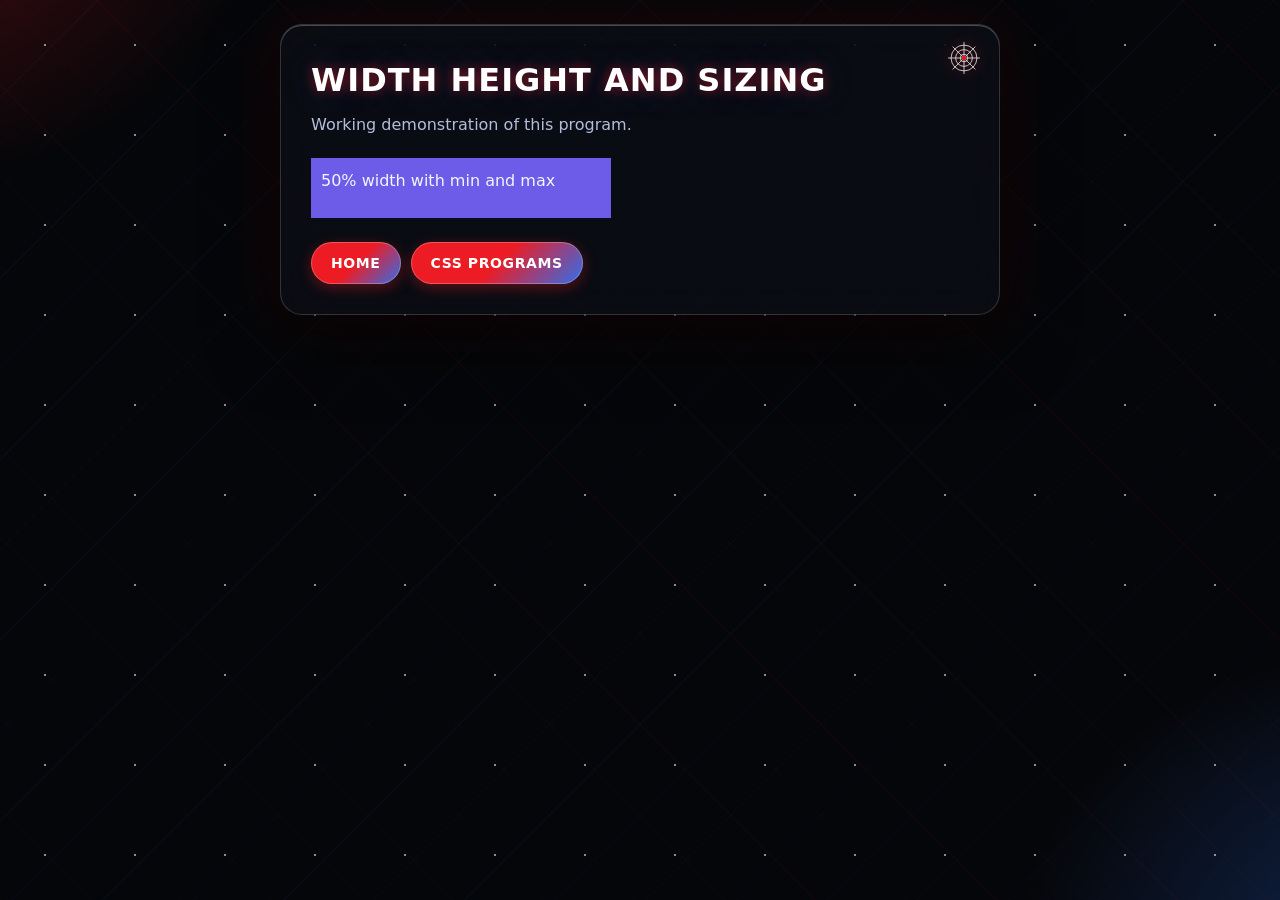
<file: css/css-06-width-height-and-sizing.html>
<!doctype html>
<html lang="en">
  <head>
    <meta charset="UTF-8" />
    <meta name="viewport" content="width=device-width, initial-scale=1" />
    <title>Width Height and Sizing</title>
    <link rel="stylesheet" href="../assets/style.css" />
    <style>
      .s {
        width: 50%;
        min-width: 120px;
        max-width: 300px;
        height: 60px;
        background: #6c5ce7;
        box-sizing: border-box;
        padding: 10px;
      }
    </style>
  </head>
  <body>
    <div class="wrap">
      <h1>Width Height and Sizing</h1>
      <p class="d">Working demonstration of this program.</p>
      <div class="s">50% width with min and max</div>
      <nav>
        <a class="btn" href="../index.html">Home</a
        ><a class="btn" href="index.html">CSS Programs</a>
      </nav>
    </div>
  </body>
</html>
</file>
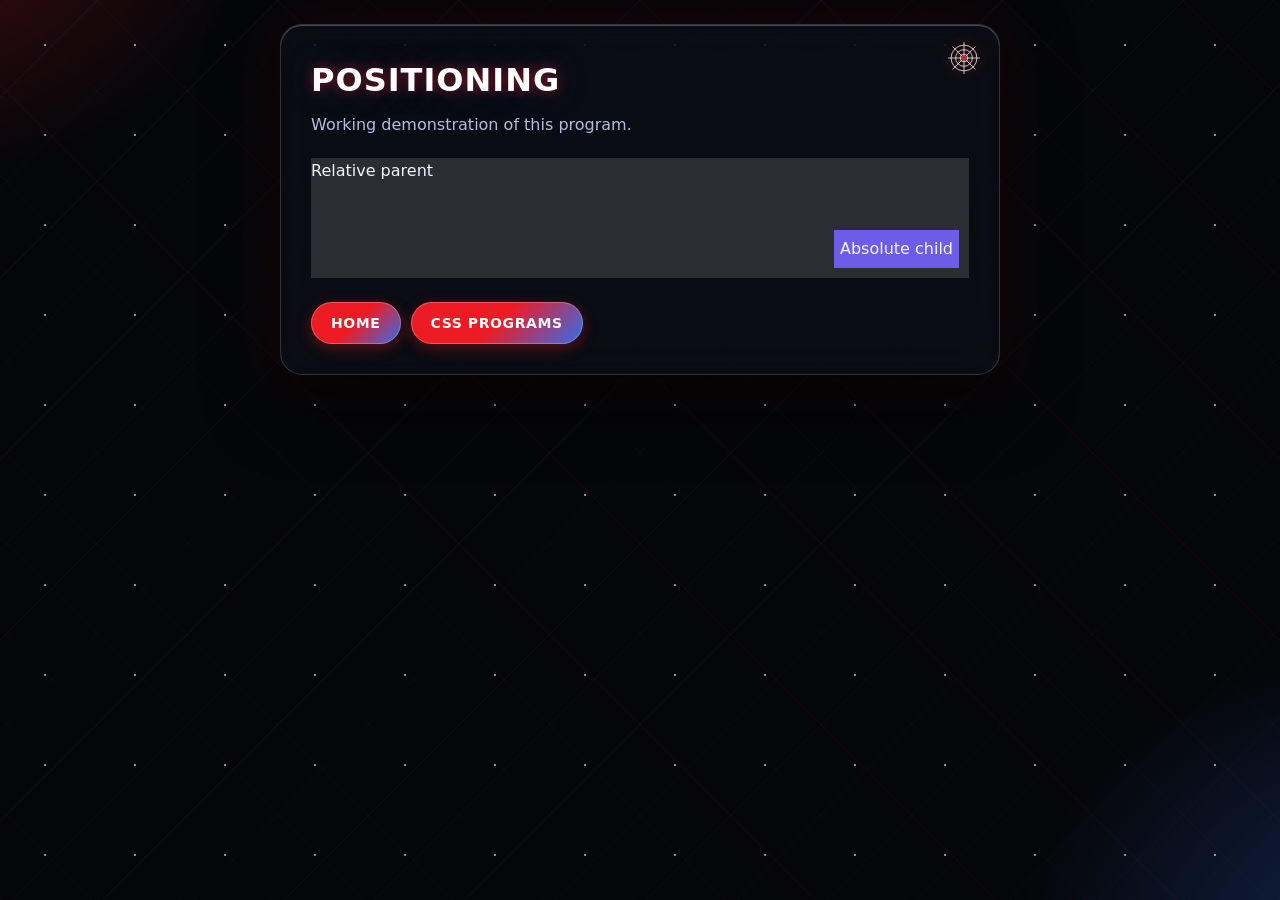
<file: css/css-07-positioning.html>
<!doctype html>
<html lang="en">
  <head>
    <meta charset="UTF-8" />
    <meta name="viewport" content="width=device-width, initial-scale=1" />
    <title>Positioning</title>
    <link rel="stylesheet" href="../assets/style.css" />
    <style>
      .p {
        position: relative;
        height: 120px;
        background: #ffffff22;
      }
      .c {
        position: absolute;
        right: 10px;
        bottom: 10px;
        background: #6c5ce7;
        padding: 6px;
      }
    </style>
  </head>
  <body>
    <div class="wrap">
      <h1>Positioning</h1>
      <p class="d">Working demonstration of this program.</p>
      <div class="p">
        Relative parent
        <div class="c">Absolute child</div>
      </div>
      <nav>
        <a class="btn" href="../index.html">Home</a
        ><a class="btn" href="index.html">CSS Programs</a>
      </nav>
    </div>
  </body>
</html>
</file>
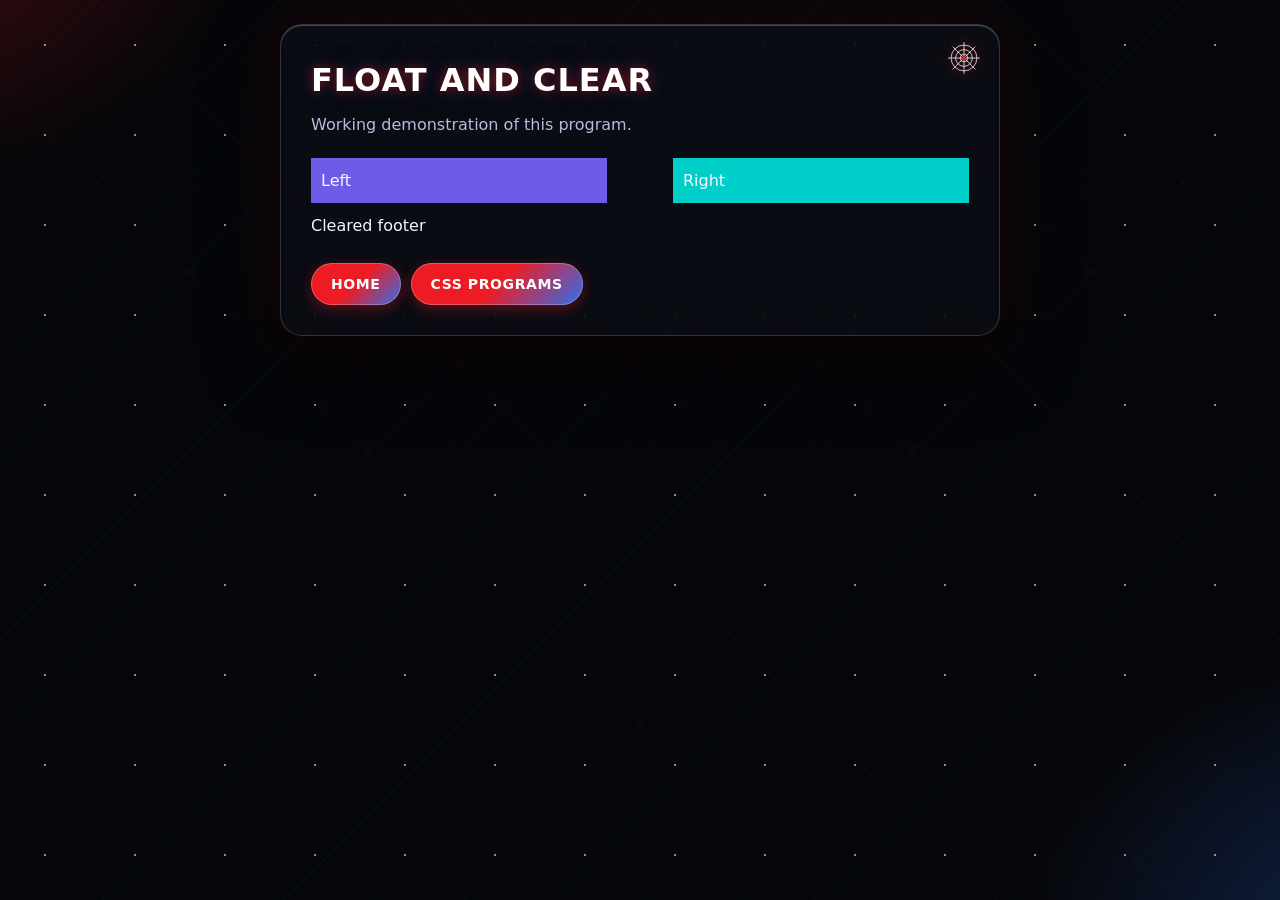
<file: css/css-08-float-and-clear.html>
<!doctype html>
<html lang="en">
  <head>
    <meta charset="UTF-8" />
    <meta name="viewport" content="width=device-width, initial-scale=1" />
    <title>Float and Clear</title>
    <link rel="stylesheet" href="../assets/style.css" />
    <style>
      .l {
        float: left;
        width: 45%;
        background: #6c5ce7;
        padding: 10px;
      }
      .r {
        float: right;
        width: 45%;
        background: #00cec9;
        padding: 10px;
      }
      .cl {
        clear: both;
        padding-top: 10px;
      }
    </style>
  </head>
  <body>
    <div class="wrap">
      <h1>Float and Clear</h1>
      <p class="d">Working demonstration of this program.</p>
      <div class="l">Left</div>
      <div class="r">Right</div>
      <div class="cl">Cleared footer</div>
      <nav>
        <a class="btn" href="../index.html">Home</a
        ><a class="btn" href="index.html">CSS Programs</a>
      </nav>
    </div>
  </body>
</html>
</file>
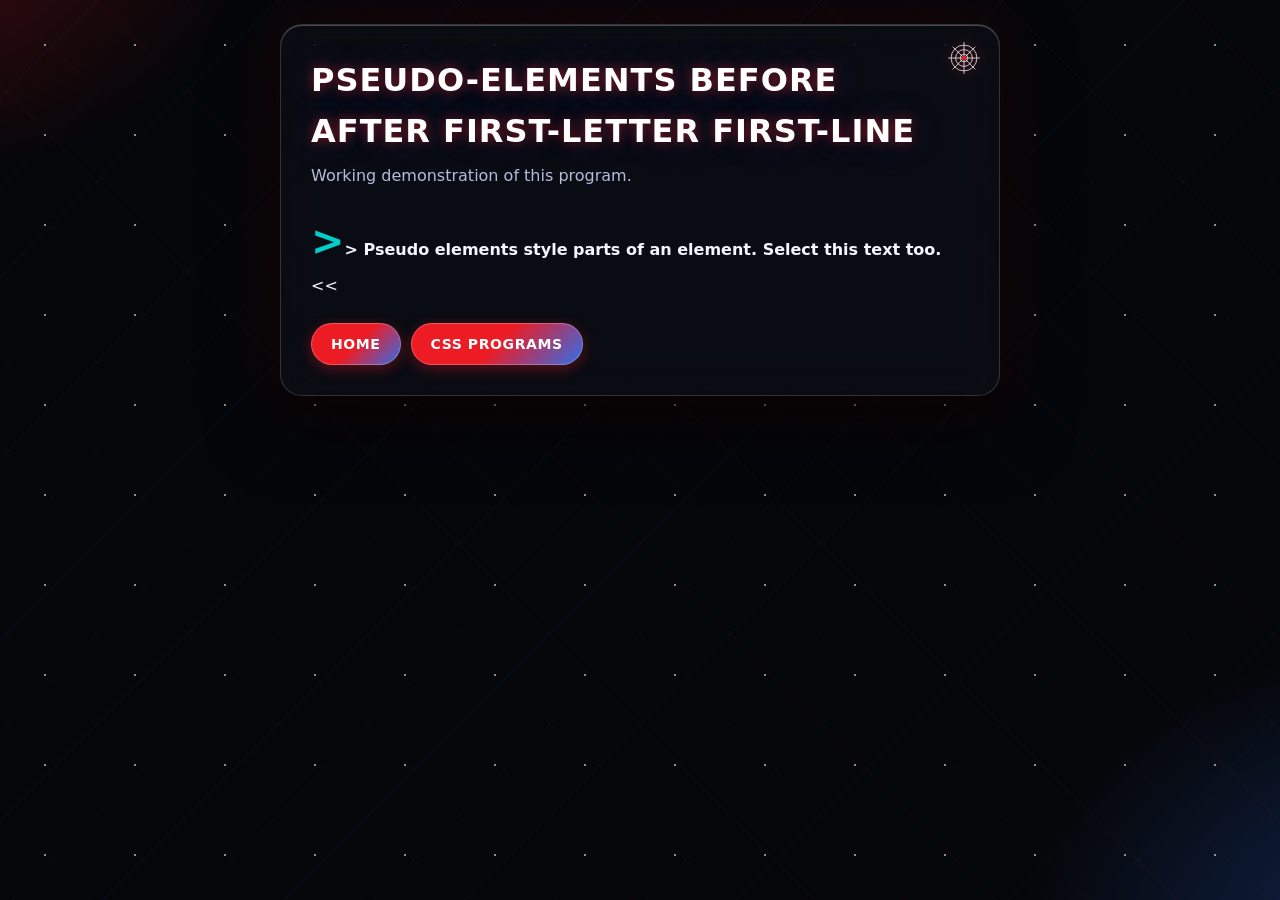
<file: css/css-11-pseudo-elements-before-after-first-letter-first-line.html>
<!doctype html>
<html lang="en">
  <head>
    <meta charset="UTF-8" />
    <meta name="viewport" content="width=device-width, initial-scale=1" />
    <title>Pseudo-elements before after first-letter first-line</title>
    <link rel="stylesheet" href="../assets/style.css" />
    <style>
      p.pe::first-letter {
        font-size: 40px;
        color: #00cec9;
      }
      p.pe::first-line {
        font-weight: bold;
      }
      p.pe::before {
        content: ">> ";
      }
      p.pe::after {
        content: " <<";
      }
      p.pe::selection {
        background: #fd79a8;
      }
    </style>
  </head>
  <body>
    <div class="wrap">
      <h1>Pseudo-elements before after first-letter first-line</h1>
      <p class="d">Working demonstration of this program.</p>
      <p class="pe">
        Pseudo elements style parts of an element. Select this text too.
      </p>
      <nav>
        <a class="btn" href="../index.html">Home</a
        ><a class="btn" href="index.html">CSS Programs</a>
      </nav>
    </div>
  </body>
</html>
</file>
<file: assets/home.css>
/* ===== SPIDER-MAN GLASSMORPHISM THEME — hub / listing pages ===== */
* {
  box-sizing: border-box;
  margin: 0;
}

:root {
  --sun: #ed1c24;    /* classic spidey red */
  --sun2: #2f6fed;   /* classic spidey blue */
  --space: #050609;  /* rooftop-night black */
  --panel: rgba(255, 255, 255, 0.07);
  --line: rgba(255, 255, 255, 0.16);
  --star: #ffffff;
  --gold: #2f6fed;
  --ink: #ffffff;
}

html {
  scrollbar-color: #ed1c24 #050609;
}
::selection {
  background: #ed1c24;
  color: #ffffff;
}

/* faint web-grid backdrop (two diagonal layers, fixed behind everything) */
html::before,
html::after {
  content: "";
  position: fixed;
  inset: 0;
  z-index: -1;
  pointer-events: none;
}
html::before {
  background-image:
    repeating-linear-gradient(45deg, rgba(237, 28, 36, 0.05) 0 1px, transparent 1px 64px),
    repeating-linear-gradient(-45deg, rgba(47, 111, 237, 0.05) 0 1px, transparent 1px 64px);
  animation: twinkle 6s ease-in-out infinite;
}
html::after {
  background-image: radial-gradient(circle, rgba(255, 255, 255, 0.55) 0.8px, transparent 1.2px);
  background-size: 90px 90px;
  animation: twinkle 8s ease-in-out -3s infinite;
}
@keyframes twinkle {
  0%,
  100% {
    opacity: 1;
  }
  50% {
    opacity: 0.35;
  }
}

body.hub {
  min-height: 100vh;
  font:
    16px/1.6 "Segoe UI",
    system-ui,
    sans-serif;
  color: #f3f5ff;
  background:
    radial-gradient(
      ellipse 900px 600px at 15% -10%,
      rgba(237, 28, 36, 0.28) 0%,
      transparent 60%
    ),
    radial-gradient(
      ellipse 900px 700px at 110% 10%,
      rgba(47, 111, 237, 0.3) 0%,
      transparent 55%
    ),
    radial-gradient(ellipse 800px 600px at 0% 110%, rgba(47, 111, 237, 0.18) 0%, transparent 60%),
    var(--space);
  overflow-x: hidden;
  position: relative;
}

/* the red "signal" glow in the top-left corner */
body.hub::before {
  content: "";
  position: fixed;
  top: -420px;
  left: -420px;
  width: 720px;
  height: 720px;
  border-radius: 50%;
  background: radial-gradient(
    circle,
    #ffe0e0 0%,
    #ff5a5f 8%,
    #ed1c24 16%,
    #b4131a 28%,
    rgba(180, 19, 26, 0.22) 45%,
    transparent 68%
  );
  opacity: 0.75;
  z-index: -1;
  pointer-events: none;
  animation: sunpulse 6s ease-in-out infinite alternate;
}
/* a web spun in the bottom-right corner, slowly turning */
body.hub::after {
  content: "";
  position: fixed;
  bottom: -330px;
  right: -330px;
  width: 760px;
  height: 760px;
  background-image: url("data:image/svg+xml;utf8,<svg xmlns='http://www.w3.org/2000/svg' viewBox='0 0 760 760'><g fill='none' stroke='%23ffffff' stroke-opacity='0.16' stroke-width='1.2'><circle cx='380' cy='380' r='60'/><circle cx='380' cy='380' r='120'/><circle cx='380' cy='380' r='185'/><circle cx='380' cy='380' r='255'/><circle cx='380' cy='380' r='330'/></g><g stroke='%23ffffff' stroke-opacity='0.16' stroke-width='1.2'><line x1='380' y1='380' x2='380' y2='20'/><line x1='380' y1='380' x2='635' y2='125'/><line x1='380' y1='380' x2='740' y2='380'/><line x1='380' y1='380' x2='635' y2='635'/><line x1='380' y1='380' x2='380' y2='740'/><line x1='380' y1='380' x2='125' y2='635'/><line x1='380' y1='380' x2='20' y2='380'/><line x1='380' y1='380' x2='125' y2='125'/></g><circle cx='380' cy='380' r='14' fill='%23ed1c24' opacity='0.5'/></svg>");
  background-repeat: no-repeat;
  background-size: contain;
  z-index: -1;
  opacity: 0.85;
  pointer-events: none;
  animation: drift 260s linear infinite;
}
@keyframes sunpulse {
  from {
    transform: scale(1);
  }
  to {
    transform: scale(1.07);
  }
}
@keyframes drift {
  to {
    transform: rotate(360deg);
  }
}
@media (max-width: 700px) {
  body.hub::before {
    top: -470px;
    left: -470px;
  }
  body.hub::after {
    bottom: -400px;
    right: -400px;
    opacity: 0.55;
  }
}
@media (prefers-reduced-motion: reduce) {
  html::before,
  html::after,
  body.hub::before,
  body.hub::after,
  .solar,
  .solar * {
    animation: none;
  }
}

main {
  width: min(1100px, 92%);
  margin: 0 auto;
  padding: 60px 0;
}

.hero {
  text-align: center;
  margin-bottom: 52px;
  position: relative;
}
.hero small {
  letter-spacing: 6px;
  color: var(--sun2);
  text-transform: uppercase;
  font-weight: 700;
}
.hero h1 {
  font-family: "Segoe UI", system-ui, sans-serif;
  font-weight: 900;
  text-transform: uppercase;
  font-size: clamp(2.2rem, 6.4vw, 4.6rem);
  line-height: 1.05;
  margin: 16px 0;
  letter-spacing: 1px;
  color: #ff5a5f; /* fallback when gradient text is unsupported */
  background: linear-gradient(90deg, #ffffff 0%, #ed1c24 55%, #2f6fed 100%);
  -webkit-background-clip: text;
  background-clip: text;
  -webkit-text-fill-color: transparent;
  filter: drop-shadow(0 0 16px #ed1c2455) drop-shadow(0 6px 18px #00000090);
}
.hero p {
  opacity: 0.85;
  color: #c6d0f2;
}

/* web-emblem badge (glass disc with a spun web) */
.hero::before {
  content: "";
  display: block;
  width: 78px;
  height: 78px;
  margin: 0 auto 18px;
  border-radius: 50%;
  background:
    url("data:image/svg+xml;utf8,<svg xmlns='http://www.w3.org/2000/svg' viewBox='0 0 100 100'><g fill='none' stroke='%23ffffff' stroke-opacity='0.85' stroke-width='2.4'><circle cx='50' cy='50' r='10'/><circle cx='50' cy='50' r='22'/><circle cx='50' cy='50' r='34'/></g><g stroke='%23ffffff' stroke-opacity='0.85' stroke-width='2.4'><line x1='50' y1='50' x2='50' y2='8'/><line x1='50' y1='50' x2='80' y2='20'/><line x1='50' y1='50' x2='92' y2='50'/><line x1='50' y1='50' x2='80' y2='80'/><line x1='50' y1='50' x2='50' y2='92'/><line x1='50' y1='50' x2='20' y2='80'/><line x1='50' y1='50' x2='8' y2='50'/><line x1='50' y1='50' x2='20' y2='20'/></g><circle cx='50' cy='50' r='6' fill='%23ed1c24'/></svg>"),
    radial-gradient(circle at 50% 40%, #3a1013 0%, #0a0c14 72%);
  background-repeat: no-repeat;
  background-position: center;
  background-size:
    72% 72%,
    100% 100%;
  backdrop-filter: blur(6px);
  border: 2px solid var(--sun);
  box-shadow:
    0 0 0 4px rgba(255, 255, 255, 0.06),
    0 0 30px rgba(237, 28, 36, 0.55);
}

/* animated mini web (used at the top of the home page) */
.hero.home-hero::before {
  display: none;
}
.solar {
  position: relative;
  width: 220px;
  height: 220px;
  margin: 0 auto 18px;
}
.solar .sun {
  position: absolute;
  left: 50%;
  top: 50%;
  width: 36px;
  height: 36px;
  margin: -18px 0 0 -18px;
  border-radius: 50%;
  background: radial-gradient(circle at 35% 30%, #ffdada, #ff5a5f 45%, #ed1c24 100%);
  box-shadow:
    0 0 22px 6px rgba(237, 28, 36, 0.65),
    0 0 60px 14px rgba(237, 28, 36, 0.35);
  animation: sunpulse 4s ease-in-out infinite alternate;
}
.solar .orbit {
  position: absolute;
  left: 50%;
  top: 50%;
  border-radius: 50%;
  border: 1px solid rgba(255, 255, 255, 0.22);
  animation: drift linear infinite;
}
.solar .orbit i {
  position: absolute;
  top: 0;
  left: 50%;
  border-radius: 50%;
  transform: translate(-50%, -50%);
}
.solar .o1 {
  width: 66px;
  height: 66px;
  margin: -33px 0 0 -33px;
  animation-duration: 5s;
  animation-delay: -1s;
}
.solar .o1 i {
  width: 6px;
  height: 6px;
  background: #ffffff;
}
.solar .o2 {
  width: 98px;
  height: 98px;
  margin: -49px 0 0 -49px;
  animation-duration: 9s;
  animation-delay: -4s;
}
.solar .o2 i {
  width: 9px;
  height: 9px;
  background: #2f6fed;
}
.solar .o3 {
  width: 134px;
  height: 134px;
  margin: -67px 0 0 -67px;
  animation-duration: 14s;
  animation-delay: -9s;
}
.solar .o3 i {
  width: 10px;
  height: 10px;
  background: radial-gradient(circle at 35% 30%, #ff9a9d, #ed1c24 70%);
  box-shadow: 0 0 8px #ed1c24;
}
.solar .o4 {
  width: 170px;
  height: 170px;
  margin: -85px 0 0 -85px;
  animation-duration: 22s;
  animation-delay: -3s;
}
.solar .o4 i {
  width: 8px;
  height: 8px;
  background: #ffffff;
}
.solar .o5 {
  width: 216px;
  height: 216px;
  margin: -108px 0 0 -108px;
  animation-duration: 34s;
  animation-delay: -21s;
}
.solar .o5 i {
  width: 15px;
  height: 15px;
  background: linear-gradient(180deg, #4d8dff 30%, #2f6fed 50%, #4d8dff 70%);
}

.stats {
  display: flex;
  gap: 12px;
  justify-content: center;
  flex-wrap: wrap;
  margin-bottom: 34px;
}
.stats span {
  padding: 8px 18px;
  border-radius: 999px;
  background: rgba(255, 255, 255, 0.07);
  backdrop-filter: blur(14px) saturate(160%);
  -webkit-backdrop-filter: blur(14px) saturate(160%);
  border: 1px solid var(--line);
  font-size: 14px;
}
.stats b {
  color: var(--sun2);
}

.cards {
  display: grid;
  grid-template-columns: repeat(auto-fit, minmax(260px, 1fr));
  gap: 26px;
}
.card {
  --c: #ed1c24;
  padding: 34px;
  background: rgba(255, 255, 255, 0.06);
  backdrop-filter: blur(18px) saturate(160%);
  -webkit-backdrop-filter: blur(18px) saturate(160%);
  border: 1px solid var(--line);
  border-radius: 24px;
  position: relative;
  transition: 0.3s;
}
.card::after {
  content: "";
  position: absolute;
  inset: 0;
  border-radius: inherit;
  pointer-events: none;
  background: linear-gradient(
    160deg,
    transparent 60%,
    color-mix(in srgb, var(--c) 25%, transparent)
  );
}
.card:hover {
  transform: translateY(-8px);
  border-color: var(--c);
  box-shadow:
    0 25px 60px #000c,
    0 0 45px var(--c);
}
/* each card icon sits inside a glass web-medallion */
.ic {
  font-size: 40px;
  width: 78px;
  height: 78px;
  display: grid;
  place-items: center;
  margin-bottom: 20px;
  color: #fff;
  border-radius: 50%;
  background: radial-gradient(circle at 35% 30%, var(--c), rgba(10, 12, 20, 0.9) 78%);
  box-shadow:
    0 0 20px var(--c),
    inset -8px -8px 18px #00000066;
}
.card h2 {
  margin-bottom: 8px;
  text-transform: uppercase;
  letter-spacing: 1px;
  color: #fff;
}
.card p {
  opacity: 0.85;
  margin-bottom: 26px;
  color: #c6d0f2;
}

.go {
  display: inline-block;
  padding: 12px 28px;
  color: var(--ink);
  text-decoration: none;
  font-weight: 800;
  text-transform: uppercase;
  letter-spacing: 1px;
  background: linear-gradient(135deg, #ed1c24, #b4131a 55%, #2f6fed);
  border-radius: 999px;
  transition: 0.25s;
  box-shadow:
    0 0 0 1px rgba(255, 255, 255, 0.25) inset,
    0 4px 14px rgba(237, 28, 36, 0.35);
}
.go:hover {
  transform: scale(1.06);
  box-shadow: 0 0 25px var(--sun);
}
.go:focus-visible {
  outline: 2px solid #4d8dff;
  outline-offset: 3px;
}

footer {
  text-align: center;
  margin-top: 56px;
  opacity: 0.6;
  font-size: 13px;
  letter-spacing: 2px;
  text-transform: uppercase;
}

.list h2 {
  margin: 34px 0 12px;
  color: var(--sun2);
  text-transform: uppercase;
  letter-spacing: 1px;
}
.list ol {
  display: grid;
  gap: 9px;
  padding-left: 0;
  list-style: none;
}
.list li a {
  display: block;
  padding: 12px 18px;
  background: rgba(255, 255, 255, 0.05);
  backdrop-filter: blur(14px) saturate(150%);
  -webkit-backdrop-filter: blur(14px) saturate(150%);
  border: 1px solid var(--line);
  border-radius: 12px;
  color: #f3f5ff;
  text-decoration: none;
  transition: 0.2s;
  position: relative;
  border-left: 3px solid var(--sun);
}
.list li a:hover {
  background: rgba(47, 111, 237, 0.14);
  border-color: rgba(47, 111, 237, 0.5);
  border-left-color: var(--sun2);
  transform: translateX(8px);
  box-shadow: 0 0 20px rgba(237, 28, 36, 0.35);
}
.top {
  margin-bottom: 30px;
}

pre.code {
  background: rgba(0, 0, 0, 0.35);
  backdrop-filter: blur(10px);
  -webkit-backdrop-filter: blur(10px);
  padding: 18px;
  border-radius: 10px;
  overflow: auto;
  line-height: 1.5;
  margin-top: 16px;
  font-size: 14px;
  border: 1px solid var(--line);
}
</file>
<file: assets/style.css>
/* ===== SPIDER-MAN GLASSMORPHISM THEME — individual program pages ===== */
:root {
  --a: #ed1c24; /* classic spidey red */
  --b: #2f6fed; /* classic spidey blue */
  --bg: #050609; /* rooftop-night black */
  --c: rgba(20, 22, 32, 0.42); /* glass panel */
  --t: #f3f5ff; /* text */
  --line: rgba(255, 255, 255, 0.16); /* glass edge */

  /* extra theme tokens */
  --space: #050609;
  --glow1: rgba(237, 28, 36, 0.28); /* red glow */
  --glow2: rgba(47, 111, 237, 0.3); /* blue glow */
  --field: rgba(255, 255, 255, 0.06); /* form fields / output boxes */
  --h: #ffffff; /* heading colour */
  --hglow: rgba(237, 28, 36, 0.55);
  --muted: #c6d0f2;
  --ink: #ffffff; /* text on accent-coloured buttons */
  --link: #6ea1ff;
}
body.light {
  /* "daylight side" variant used by the theme-switcher programs */
  --a: #d61922;
  --b: #1c4fc2;
  --bg: #eef1fb;
  --c: rgba(255, 255, 255, 0.55);
  --t: #10131f;
  --line: rgba(10, 15, 40, 0.12);
  --space: #eef1fb;
  --glow1: rgba(214, 25, 34, 0.16);
  --glow2: rgba(28, 79, 194, 0.16);
  --field: rgba(255, 255, 255, 0.7);
  --h: #b4131a;
  --hglow: transparent;
  --muted: #4a5580;
  --link: #1c4fc2;
}

* {
  box-sizing: border-box;
  margin: 0;
}
html {
  scrollbar-color: #ed1c24 #050609;
}
::selection {
  background: #ed1c24;
  color: #ffffff;
}

/* faint web-grid backdrop (two diagonal layers, fixed behind everything) */
html::before,
html::after {
  content: "";
  position: fixed;
  inset: 0;
  z-index: -1;
  pointer-events: none;
}
html::before {
  background-image:
    repeating-linear-gradient(45deg, rgba(237, 28, 36, 0.05) 0 1px, transparent 1px 64px),
    repeating-linear-gradient(-45deg, rgba(47, 111, 237, 0.05) 0 1px, transparent 1px 64px);
  animation: twinkle 6s ease-in-out infinite;
}
html::after {
  background-image: radial-gradient(circle, rgba(255, 255, 255, 0.55) 0.8px, transparent 1.2px);
  background-size: 90px 90px;
  animation: twinkle 8s ease-in-out -3s infinite;
}
html:has(body.light)::before,
html:has(body.light)::after {
  opacity: 0;
  animation: none;
}
@keyframes twinkle {
  0%,
  100% {
    opacity: 1;
  }
  50% {
    opacity: 0.35;
  }
}
@media (prefers-reduced-motion: reduce) {
  html::before,
  html::after {
    animation: none;
  }
}

body {
  font:
    16px/1.6 system-ui,
    sans-serif;
  background:
    radial-gradient(
      ellipse 700px 500px at -10% -10%,
      var(--glow1) 0%,
      transparent 55%
    ),
    radial-gradient(
      ellipse 650px 500px at 110% 105%,
      var(--glow2) 0%,
      transparent 60%
    ),
    var(--space);
  color: var(--t);
  min-height: 100vh;
  display: flex;
  justify-content: center;
  padding: 24px;
}
.wrap {
  width: min(720px, 100%);
  height: fit-content;
  background: var(--c);
  backdrop-filter: blur(22px) saturate(170%);
  -webkit-backdrop-filter: blur(22px) saturate(170%);
  border: 1px solid var(--line);
  border-radius: 22px;
  padding: 30px;
  position: relative;
  box-shadow:
    0 25px 70px #000a,
    0 0 60px rgba(237, 28, 36, 0.12),
    0 1px 0 rgba(255, 255, 255, 0.25) inset;
}
body.light .wrap {
  box-shadow:
    0 20px 50px rgba(20, 30, 80, 0.15),
    0 1px 0 #ffffff inset;
}
/* glass web-emblem badge in the corner */
.wrap::before {
  content: "";
  position: absolute;
  top: 14px;
  right: 16px;
  width: 38px;
  height: 38px;
  background-image: url("data:image/svg+xml;utf8,<svg xmlns='http://www.w3.org/2000/svg' viewBox='0 0 100 100'><g fill='none' stroke='%23ffffff' stroke-opacity='0.85' stroke-width='2.4'><circle cx='50' cy='50' r='10'/><circle cx='50' cy='50' r='22'/><circle cx='50' cy='50' r='34'/></g><g stroke='%23ffffff' stroke-opacity='0.85' stroke-width='2.4'><line x1='50' y1='50' x2='50' y2='8'/><line x1='50' y1='50' x2='80' y2='20'/><line x1='50' y1='50' x2='92' y2='50'/><line x1='50' y1='50' x2='80' y2='80'/><line x1='50' y1='50' x2='50' y2='92'/><line x1='50' y1='50' x2='20' y2='80'/><line x1='50' y1='50' x2='8' y2='50'/><line x1='50' y1='50' x2='20' y2='20'/></g><circle cx='50' cy='50' r='6' fill='%23ed1c24'/></svg>");
  background-repeat: no-repeat;
  background-size: contain;
  opacity: 0.95;
  filter: drop-shadow(0 0 8px rgba(237, 28, 36, 0.55));
}
.wrap > h1:first-child {
  padding-right: 44px;
}
h1 {
  text-transform: uppercase;
  font-weight: 900;
  letter-spacing: 1px;
  color: var(--h);
  text-shadow:
    0 0 12px var(--hglow),
    0 0 34px rgba(47, 111, 237, 0.25);
}
body.light h1 {
  text-shadow: none;
}
p.d {
  opacity: 0.9;
  margin: 6px 0 20px;
  color: var(--muted);
}
a {
  color: var(--link);
}
nav {
  display: flex;
  gap: 10px;
  margin-top: 24px;
  flex-wrap: wrap;
}
a.btn,
button {
  background: linear-gradient(135deg, var(--a), var(--a) 50%, var(--b));
  color: var(--ink);
  border: 0;
  padding: 10px 20px;
  cursor: pointer;
  text-decoration: none;
  font: inherit;
  font-weight: 800;
  text-transform: uppercase;
  letter-spacing: 0.6px;
  font-size: 14px;
  border-radius: 999px;
  box-shadow:
    0 0 0 1px rgba(255, 255, 255, 0.25) inset,
    0 4px 14px rgba(237, 28, 36, 0.35);
  transition: 0.2s;
}
button:hover,
a.btn:hover {
  filter: brightness(1.1);
  box-shadow: 0 0 22px var(--a);
}
button:focus-visible,
a.btn:focus-visible {
  outline: 2px solid var(--link);
  outline-offset: 2px;
}
input,
select,
textarea {
  background: var(--field);
  backdrop-filter: blur(10px);
  -webkit-backdrop-filter: blur(10px);
  color: var(--t);
  border: 1px solid var(--line);
  border-radius: 10px;
  padding: 10px;
  font: inherit;
  width: 100%;
  margin: 6px 0;
}
input:focus,
select:focus,
textarea:focus {
  outline: none;
  border-color: var(--a);
  box-shadow: 0 0 0 2px rgba(237, 28, 36, 0.3);
}
table {
  width: 100%;
  border-collapse: collapse;
}
td,
th {
  padding: 8px;
  border-bottom: 1px solid var(--line);
  text-align: left;
}
.out {
  margin-top: 14px;
  padding: 12px;
  background: var(--field);
  backdrop-filter: blur(10px);
  -webkit-backdrop-filter: blur(10px);
  min-height: 44px;
  border: 1px dashed var(--line);
  border-radius: 10px;
}
.big {
  font-size: 44px;
  text-align: center;
  color: var(--b);
  text-shadow: 0 0 16px rgba(47, 111, 237, 0.4);
}
body.light .big {
  text-shadow: none;
}
.row {
  display: flex;
  gap: 8px;
  flex-wrap: wrap;
}
.row > * {
  flex: 1;
}
.err {
  color: #ff8a80;
  font-size: 14px;
}
li {
  margin: 6px 0;
}
</file>
